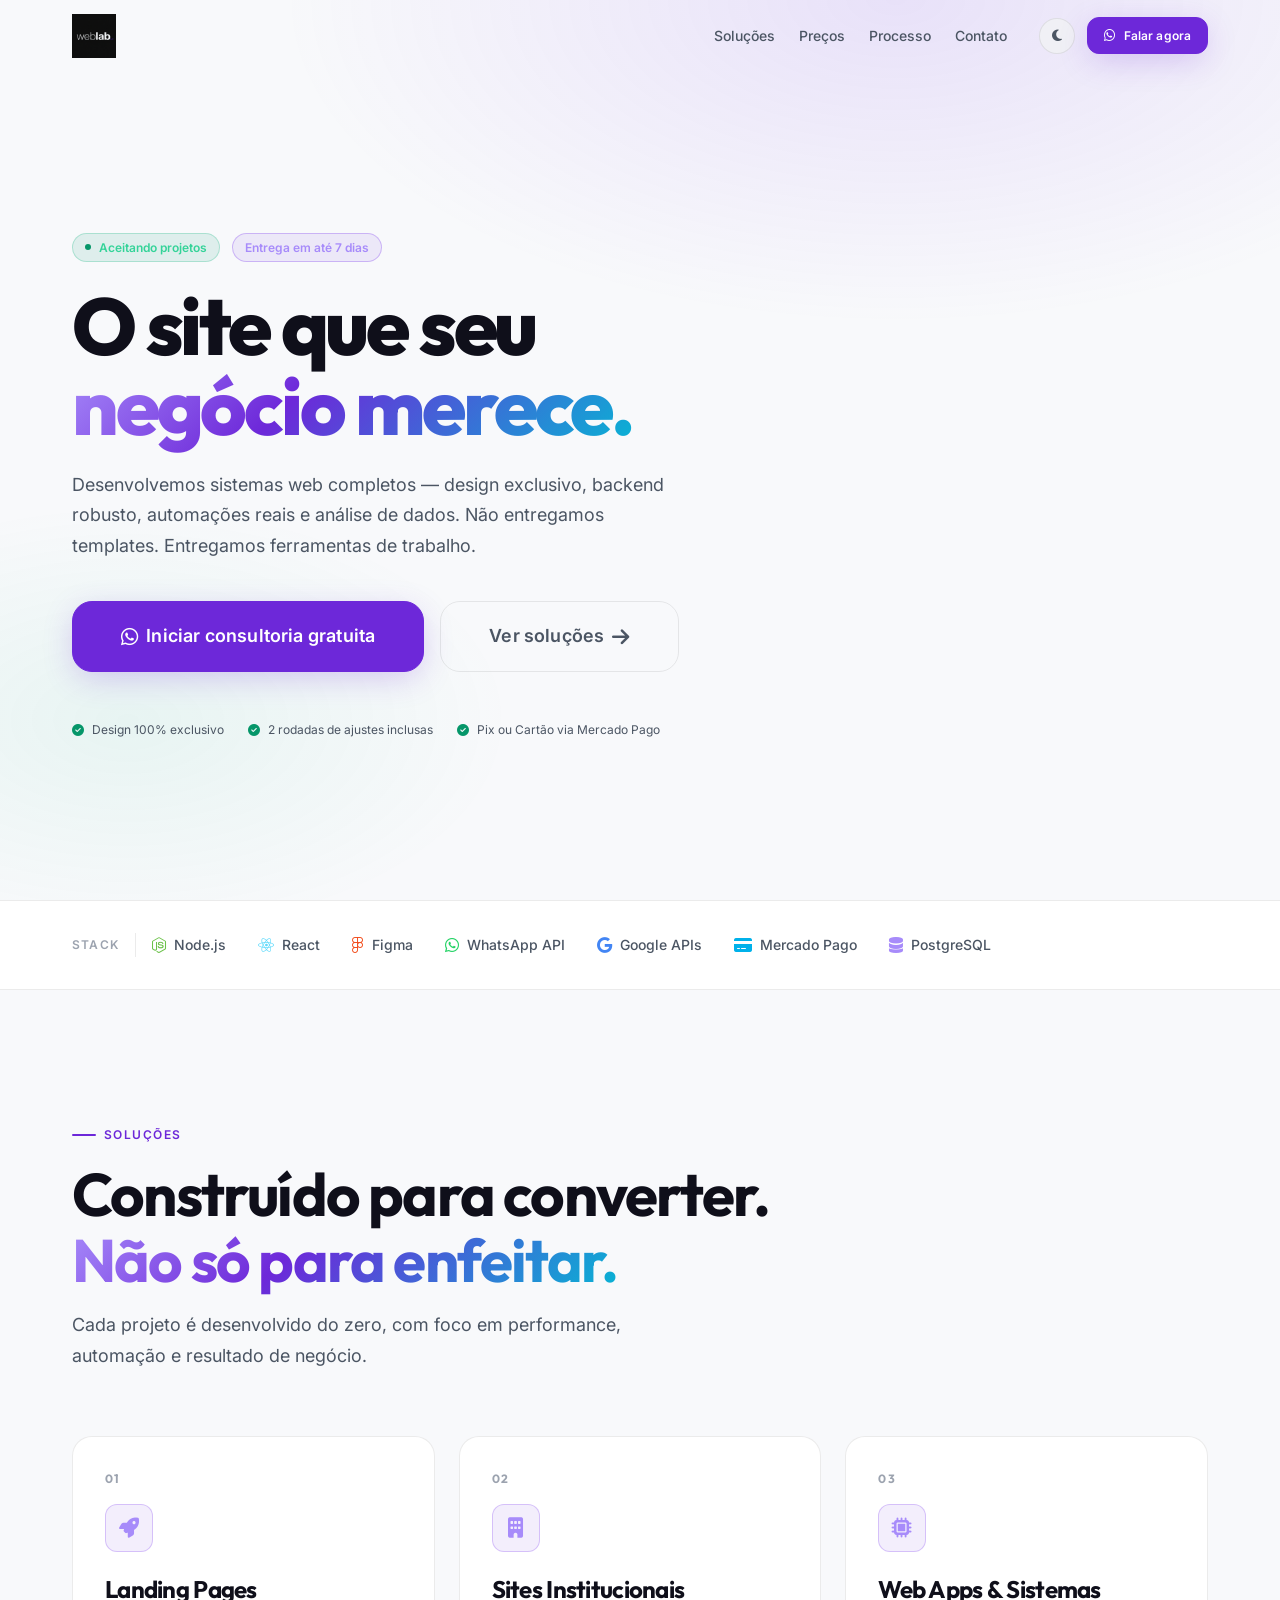
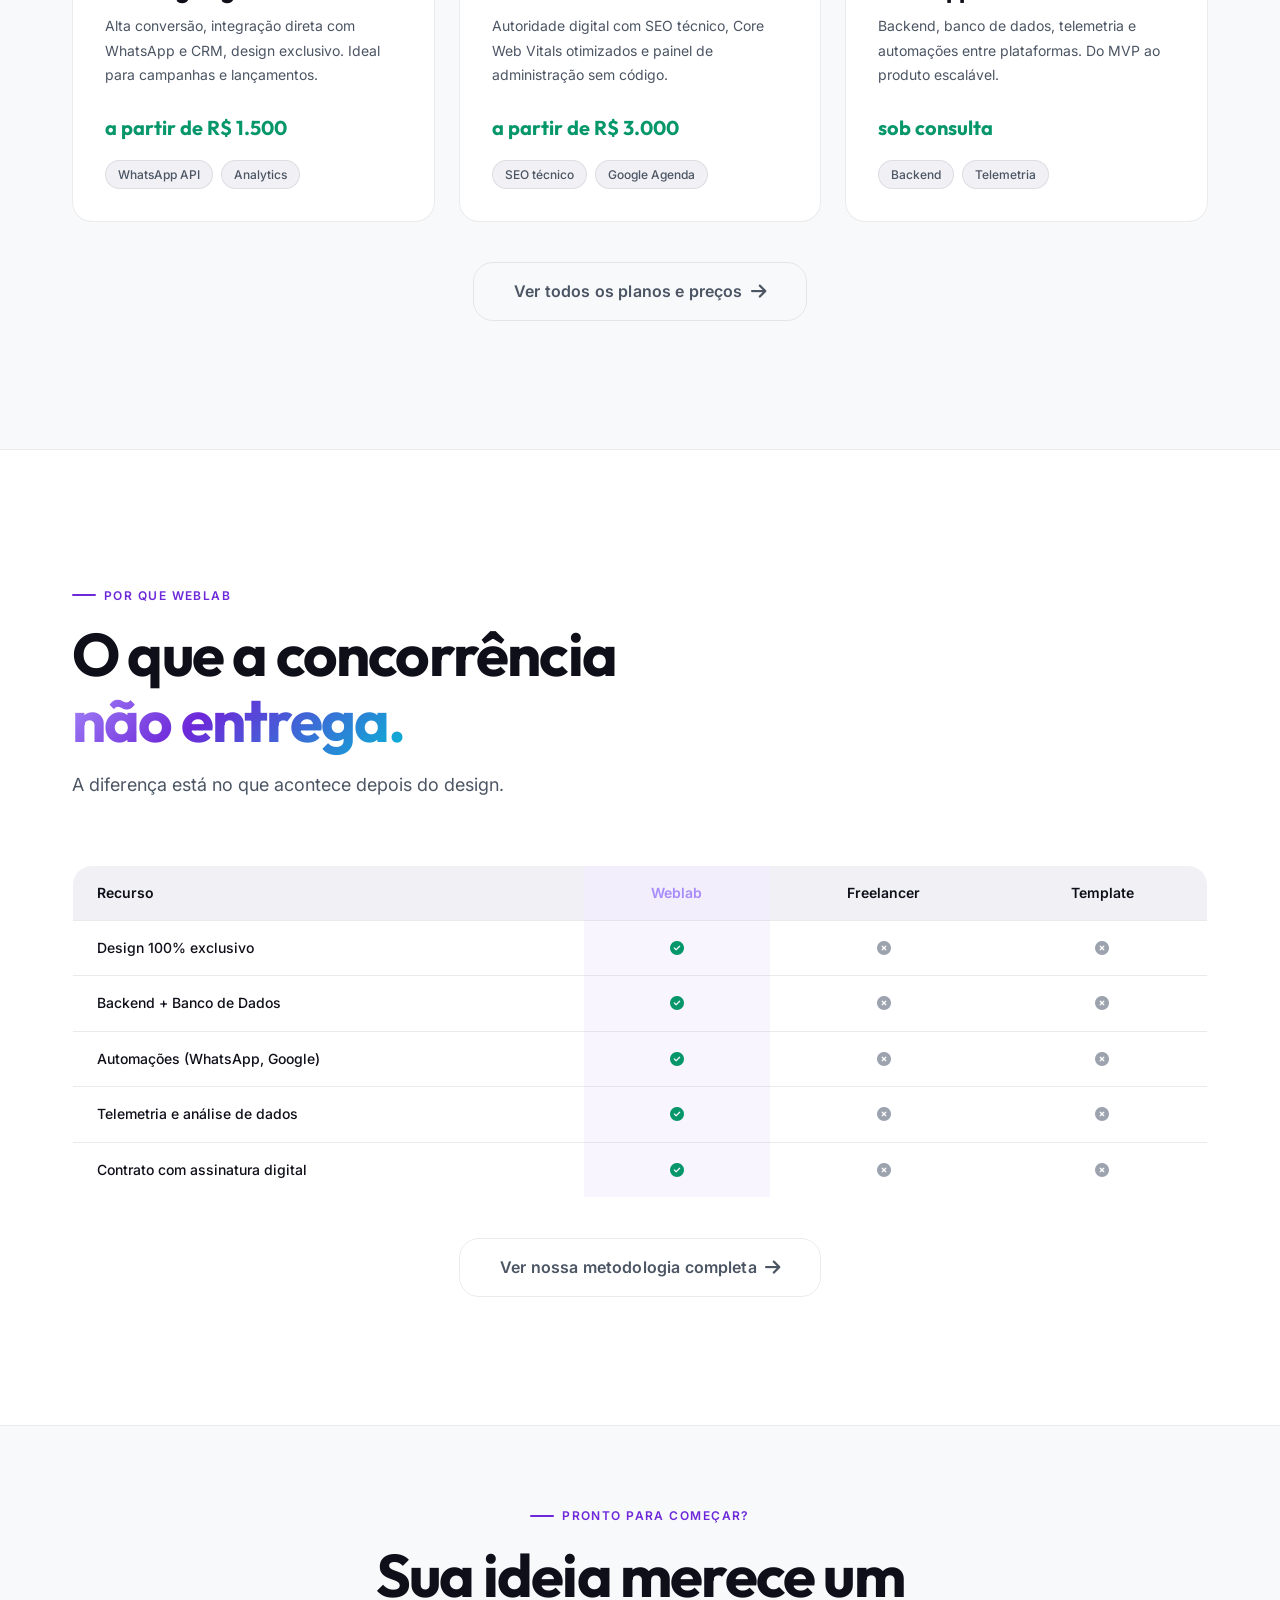
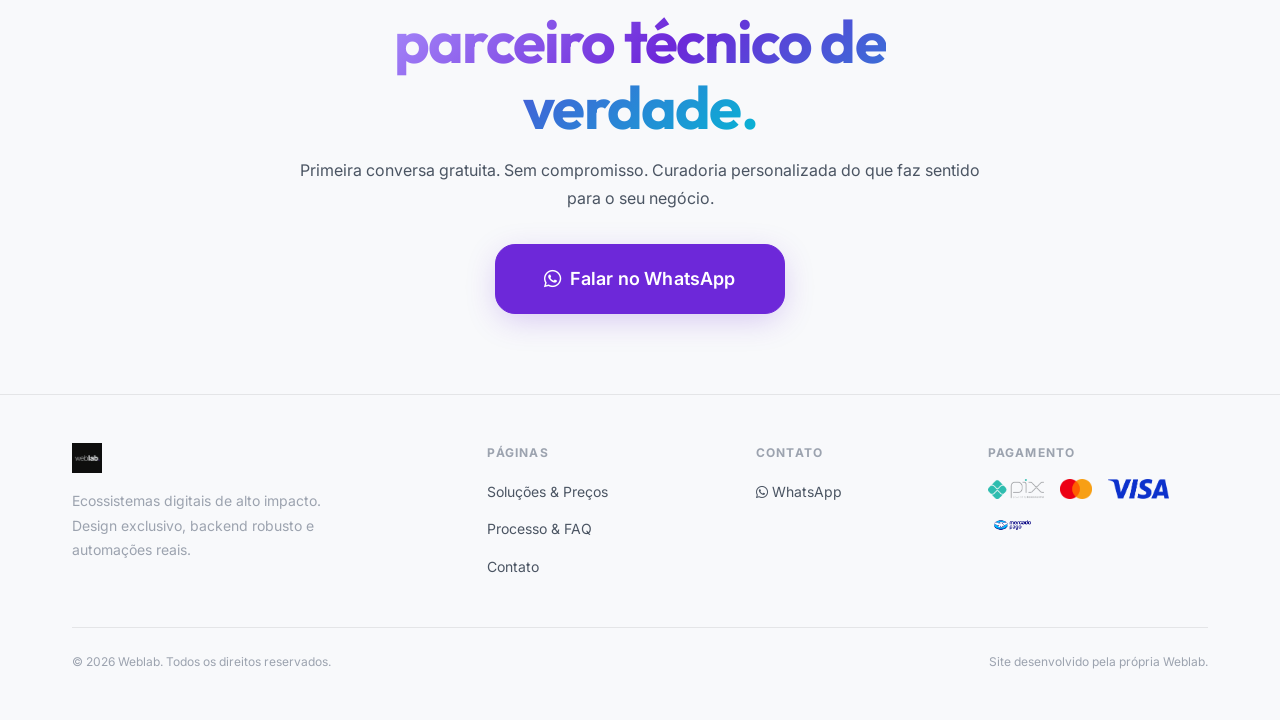
<file: index.html>
<!DOCTYPE html>
<html lang="pt-BR">
<head>
  <meta charset="UTF-8">
  <meta name="viewport" content="width=device-width, initial-scale=1.0">
  <title>Weblab — Ecossistemas Digitais de Alto Impacto</title>
  <meta name="description" content="Desenvolvemos sites, web apps e automações completas com backend, banco de dados e telemetria. Design exclusivo, entrega em 7 dias.">
  <link rel="preconnect" href="https://fonts.googleapis.com">
  <link rel="preconnect" href="https://fonts.gstatic.com" crossorigin>
  <link href="https://fonts.googleapis.com/css2?family=Inter:wght@300;400;500;600&family=Outfit:wght@700;800&display=swap" rel="stylesheet">
  <link rel="stylesheet" href="https://cdnjs.cloudflare.com/ajax/libs/font-awesome/6.5.0/css/all.min.css">
  <link rel="stylesheet" href="css/tokens.css">
  <link rel="stylesheet" href="css/base.css">
  <link rel="stylesheet" href="css/components.css">
  <link rel="stylesheet" href="css/sections.css">
</head>
<body>

  <header id="header">
    <div class="container header__inner">
      <a href="index.html" class="header__logo" aria-label="Weblab">
        <img src="public/logo.png" alt="Weblab">
      </a>
      <nav class="header__nav" aria-label="Navegação principal">
        <ul class="nav__links">
          <li><a href="servicos.html" class="nav__link">Soluções</a></li>
          <li><a href="servicos.html#pricing" class="nav__link">Preços</a></li>
          <li><a href="processo.html" class="nav__link">Processo</a></li>
          <li><a href="contato.html" class="nav__link">Contato</a></li>
        </ul>
        <div class="header__cta">
          <button id="theme-toggle" aria-label="Ativar modo claro" title="Alternar tema">
            <i class="fa-solid fa-sun"></i>
          </button>
          <button id="nav-toggle" class="nav-toggle" aria-label="Menu" aria-expanded="false">
            <i class="fa-solid fa-bars"></i>
          </button>
          <a href="https://wa.me/5511951193560" target="_blank" rel="noopener" class="btn btn--primary btn--sm">
            <i class="fa-brands fa-whatsapp"></i> Falar agora
          </a>
        </div>
      </nav>
    </div>
  </header>

  <!-- MOBILE NAV OVERLAY -->
  <div id="mobile-nav">
    <a href="index.html" class="nav__link">Início</a>
    <a href="servicos.html" class="nav__link">Soluções</a>
    <a href="servicos.html#pricing" class="nav__link">Preços</a>
    <a href="processo.html" class="nav__link">Processo</a>
    <a href="contato.html" class="nav__link">Contato</a>
    <a href="https://wa.me/5511951193560" target="_blank" rel="noopener" class="btn btn--primary" style="margin-top: var(--space-4); justify-content: center;">
      <i class="fa-brands fa-whatsapp"></i> Falar no WhatsApp
    </a>
  </div>

  <main>

    <!-- HERO -->
    <section id="hero">
      <div class="hero__grid-bg" aria-hidden="true"></div>
      <div class="container">
        <div class="hero__inner">
          <div class="hero__eyebrow reveal">
            <span class="badge badge--live badge--green">Aceitando projetos</span>
            <span class="badge badge--primary">Entrega em até 7 dias</span>
          </div>
          <h1 class="hero__title reveal reveal-delay-1">
            O site que seu<br>
            <span class="gradient-text">negócio merece.</span>
          </h1>
          <p class="hero__subtitle reveal reveal-delay-2">
            Desenvolvemos sistemas web completos — design exclusivo, backend robusto, automações reais e análise de dados. Não entregamos templates. Entregamos ferramentas de trabalho.
          </p>
          <div class="hero__actions reveal reveal-delay-3">
            <a href="https://wa.me/5511951193560" target="_blank" rel="noopener" class="btn btn--primary btn--xl">
              <i class="fa-brands fa-whatsapp"></i>
              Iniciar consultoria gratuita
            </a>
            <a href="servicos.html" class="btn btn--ghost btn--xl">Ver soluções <i class="fa-solid fa-arrow-right"></i></a>
          </div>
          <div class="hero__proof reveal reveal-delay-4">
            <span class="hero__proof-item"><i class="fa-solid fa-check-circle"></i> Design 100% exclusivo</span>
            <span class="hero__proof-item"><i class="fa-solid fa-check-circle"></i> 2 rodadas de ajustes inclusas</span>
            <span class="hero__proof-item"><i class="fa-solid fa-check-circle"></i> Pix ou Cartão via Mercado Pago</span>
          </div>
        </div>
      </div>
    </section>

    <!-- TECH BAR -->
    <div id="tech-bar">
      <div class="container tech-bar__inner">
        <span class="tech-bar__label">Stack</span>
        <div class="tech-bar__separator" aria-hidden="true"></div>
        <div class="tech-bar__items">
          <span class="tech-bar__item"><i class="fa-brands fa-node-js" style="color:#6cc24a"></i> Node.js</span>
          <span class="tech-bar__item"><i class="fa-brands fa-react" style="color:#61dafb"></i> React</span>
          <span class="tech-bar__item"><i class="fa-brands fa-figma" style="color:#f24e1e"></i> Figma</span>
          <span class="tech-bar__item"><i class="fa-brands fa-whatsapp" style="color:#25D366"></i> WhatsApp API</span>
          <span class="tech-bar__item"><i class="fa-brands fa-google" style="color:#4285F4"></i> Google APIs</span>
          <span class="tech-bar__item"><i class="fa-solid fa-credit-card" style="color:#00b1ea"></i> Mercado Pago</span>
          <span class="tech-bar__item"><i class="fa-solid fa-database" style="color:#a78bfa"></i> PostgreSQL</span>
        </div>
      </div>
    </div>

    <!-- SERVICES PREVIEW -->
    <section id="services" class="section">
      <div class="container">
        <div class="section-header reveal">
          <span class="section-label">Soluções</span>
          <h2>Construído para converter.<br><span class="gradient-text">Não só para enfeitar.</span></h2>
          <p>Cada projeto é desenvolvido do zero, com foco em performance, automação e resultado de negócio.</p>
        </div>
        <div class="services__grid" data-stagger>
          <div class="card">
            <div class="card__number">01</div>
            <div class="card__icon"><i class="fa-solid fa-rocket"></i></div>
            <h3>Landing Pages</h3>
            <p>Alta conversão, integração direta com WhatsApp e CRM, design exclusivo. Ideal para campanhas e lançamentos.</p>
            <div class="card__price">a partir de R$ 1.500</div>
            <div class="card__tags">
              <span class="tag">WhatsApp API</span><span class="tag">Analytics</span>
            </div>
          </div>
          <div class="card">
            <div class="card__number">02</div>
            <div class="card__icon"><i class="fa-solid fa-building"></i></div>
            <h3>Sites Institucionais</h3>
            <p>Autoridade digital com SEO técnico, Core Web Vitals otimizados e painel de administração sem código.</p>
            <div class="card__price">a partir de R$ 3.000</div>
            <div class="card__tags">
              <span class="tag">SEO técnico</span><span class="tag">Google Agenda</span>
            </div>
          </div>
          <div class="card">
            <div class="card__number">03</div>
            <div class="card__icon"><i class="fa-solid fa-microchip"></i></div>
            <h3>Web Apps & Sistemas</h3>
            <p>Backend, banco de dados, telemetria e automações entre plataformas. Do MVP ao produto escalável.</p>
            <div class="card__price">sob consulta</div>
            <div class="card__tags">
              <span class="tag">Backend</span><span class="tag">Telemetria</span>
            </div>
          </div>
        </div>
        <div style="text-align:center; margin-top: var(--space-10);">
          <a href="servicos.html" class="btn btn--ghost btn--lg">Ver todos os planos e preços <i class="fa-solid fa-arrow-right"></i></a>
        </div>
      </div>
    </section>

    <!-- WHY WEBLAB (compact on home) -->
    <section id="why" class="section">
      <div class="container">
        <div class="section-header reveal">
          <span class="section-label">Por que Weblab</span>
          <h2>O que a concorrência<br><span class="gradient-text">não entrega.</span></h2>
          <p>A diferença está no que acontece depois do design.</p>
        </div>
        <div class="reveal">
          <table class="compare-table">
            <thead>
              <tr>
                <th>Recurso</th>
                <th class="highlighted">Weblab</th>
                <th>Freelancer</th>
                <th>Template</th>
              </tr>
            </thead>
            <tbody>
              <tr><td>Design 100% exclusivo</td><td class="highlighted"><i class="fa-solid fa-circle-check icon-yes"></i></td><td><i class="fa-solid fa-circle-xmark icon-no"></i></td><td><i class="fa-solid fa-circle-xmark icon-no"></i></td></tr>
              <tr><td>Backend + Banco de Dados</td><td class="highlighted"><i class="fa-solid fa-circle-check icon-yes"></i></td><td><i class="fa-solid fa-circle-xmark icon-no"></i></td><td><i class="fa-solid fa-circle-xmark icon-no"></i></td></tr>
              <tr><td>Automações (WhatsApp, Google)</td><td class="highlighted"><i class="fa-solid fa-circle-check icon-yes"></i></td><td><i class="fa-solid fa-circle-xmark icon-no"></i></td><td><i class="fa-solid fa-circle-xmark icon-no"></i></td></tr>
              <tr><td>Telemetria e análise de dados</td><td class="highlighted"><i class="fa-solid fa-circle-check icon-yes"></i></td><td><i class="fa-solid fa-circle-xmark icon-no"></i></td><td><i class="fa-solid fa-circle-xmark icon-no"></i></td></tr>
              <tr><td>Contrato com assinatura digital</td><td class="highlighted"><i class="fa-solid fa-circle-check icon-yes"></i></td><td><i class="fa-solid fa-circle-xmark icon-no"></i></td><td><i class="fa-solid fa-circle-xmark icon-no"></i></td></tr>
            </tbody>
          </table>
        </div>
        <div style="text-align:center; margin-top: var(--space-10);">
          <a href="processo.html" class="btn btn--ghost btn--lg">Ver nossa metodologia completa <i class="fa-solid fa-arrow-right"></i></a>
        </div>
      </div>
    </section>

    <!-- HOME CTA -->
    <section id="contact" class="section section--sm">
      <div class="container">
        <div class="contact__inner reveal">
          <span class="section-label">Pronto para começar?</span>
          <h2>Sua ideia merece um<br><span class="gradient-text">parceiro técnico de verdade.</span></h2>
          <p>Primeira conversa gratuita. Sem compromisso. Curadoria personalizada do que faz sentido para o seu negócio.</p>
          <a href="https://wa.me/5511951193560" target="_blank" rel="noopener" class="btn btn--primary btn--xl">
            <i class="fa-brands fa-whatsapp"></i> Falar no WhatsApp
          </a>
        </div>
      </div>
    </section>

  </main>

  <footer id="footer">
    <div class="container">
      <div class="footer__inner">
        <div class="footer__brand">
          <img src="public/logo.png" alt="Weblab" style="height: 30px; margin-bottom: var(--space-4);">
          <p>Ecossistemas digitais de alto impacto. Design exclusivo, backend robusto e automações reais.</p>
        </div>
        <div>
          <div class="footer__col-title">Páginas</div>
          <ul class="footer__links">
            <li><a href="servicos.html" class="footer__link">Soluções & Preços</a></li>
            <li><a href="processo.html" class="footer__link">Processo & FAQ</a></li>
            <li><a href="contato.html" class="footer__link">Contato</a></li>
          </ul>
        </div>
        <div>
          <div class="footer__col-title">Contato</div>
          <ul class="footer__links">
            <li><a href="https://wa.me/5511951193560" target="_blank" rel="noopener" class="footer__link"><i class="fa-brands fa-whatsapp"></i> WhatsApp</a></li>
          </ul>
        </div>
        <div>
          <div class="footer__col-title">Pagamento</div>
          <div class="footer__payment">
            <img src="assets/badges/Logo_-_pix_powered_by_Banco_Central_(Brazil,_2020).png" alt="Pix" title="Pix">
            <img src="assets/badges/Mastercard_2019_logo.svg.png" alt="Mastercard" title="Mastercard">
            <img src="assets/badges/Visa_Inc._logo_(2021–present).svg.png" alt="Visa" title="Visa">
            <img src="assets/badges/Mercado_Pago.svg.png" alt="Mercado Pago" title="Mercado Pago">
          </div>
        </div>
      </div>
      <div class="footer__bottom">
        <span class="footer__copy">&copy; 2026 Weblab. Todos os direitos reservados.</span>
        <span class="footer__copy">Site desenvolvido pela própria Weblab.</span>
      </div>
    </div>
  </footer>

  <script src="js/main.js"></script>
  <script src="js/animations.js"></script>
</body>
</html>
</file>
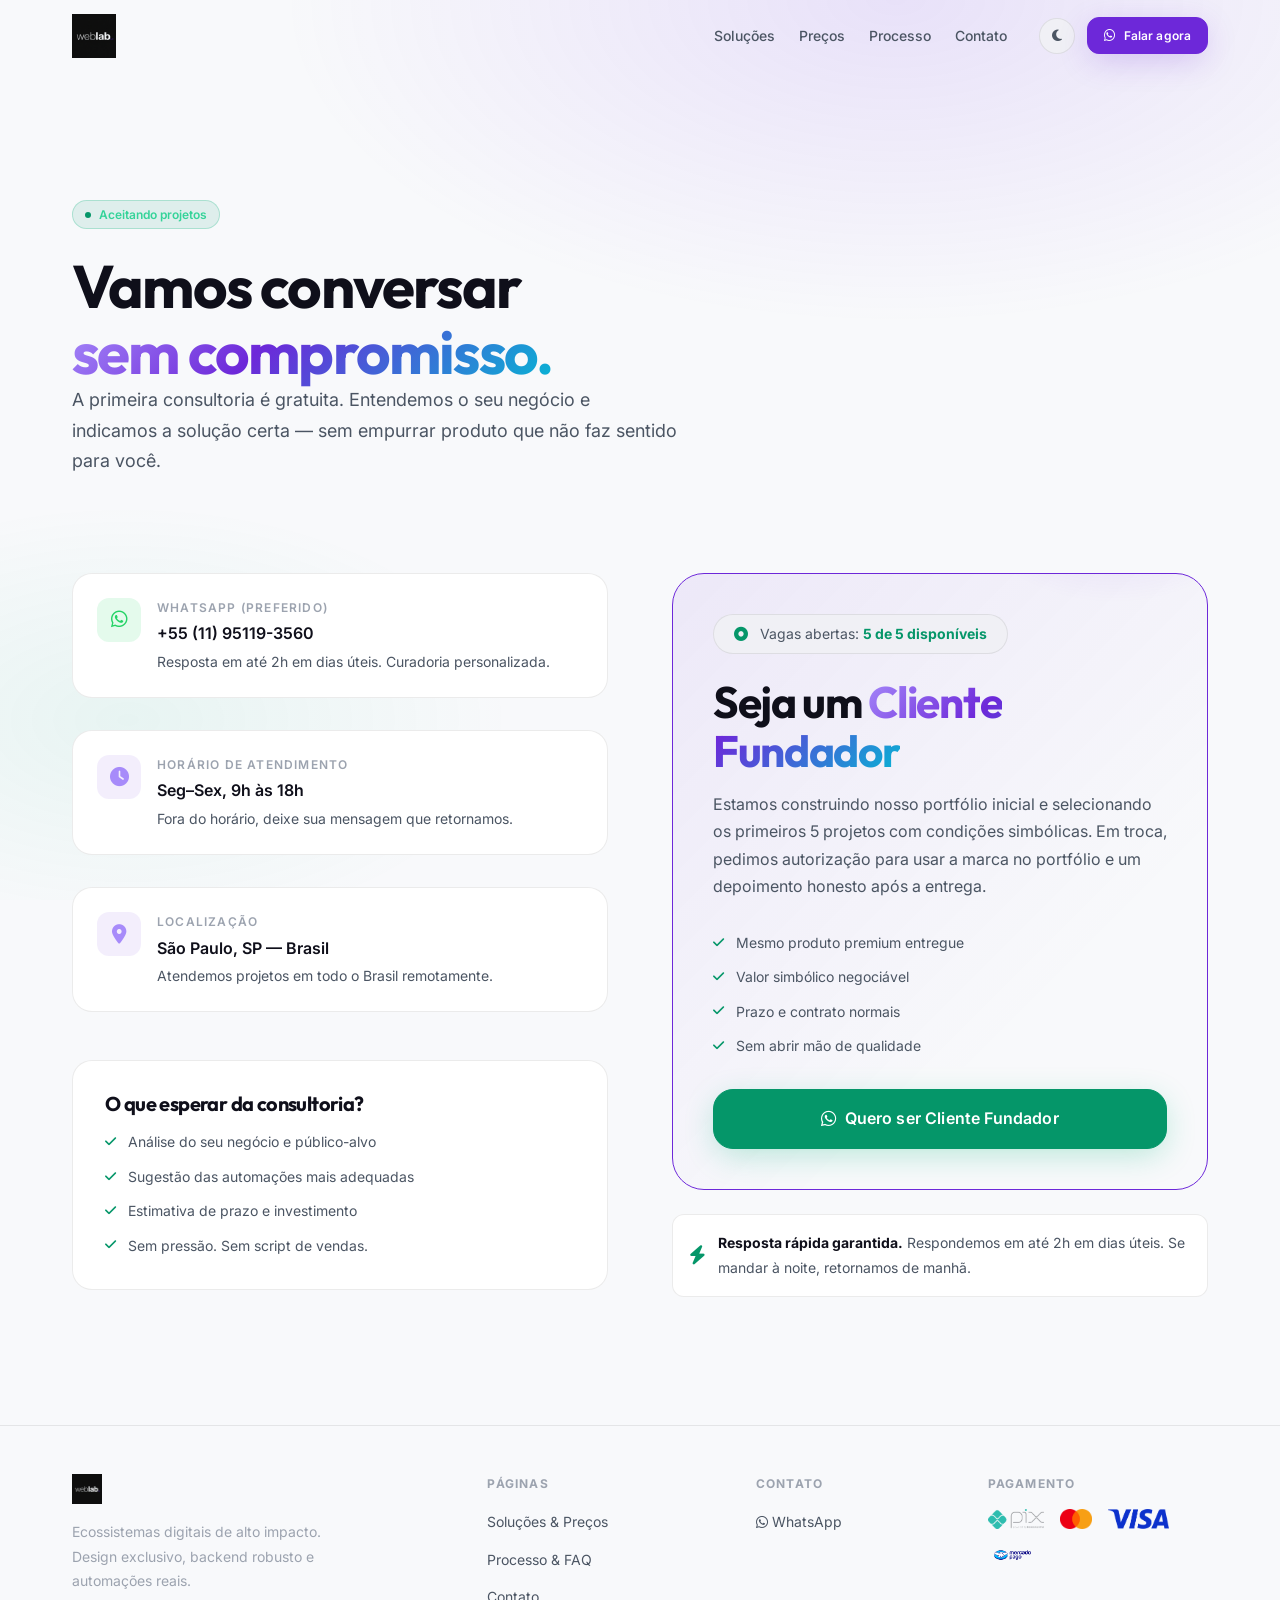
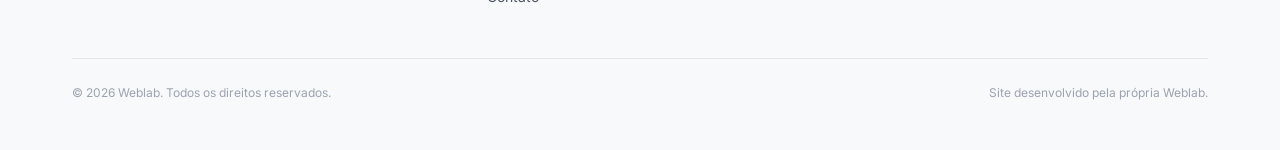
<file: contato.html>
<!DOCTYPE html>
<html lang="pt-BR">
<head>
  <meta charset="UTF-8">
  <meta name="viewport" content="width=device-width, initial-scale=1.0">
  <title>Contato — Weblab</title>
  <meta name="description" content="Entre em contato com a Weblab. Consultoria gratuita para seu projeto de site, web app ou automação digital.">
  <link rel="preconnect" href="https://fonts.googleapis.com">
  <link rel="preconnect" href="https://fonts.gstatic.com" crossorigin>
  <link href="https://fonts.googleapis.com/css2?family=Inter:wght@300;400;500;600&family=Outfit:wght@700;800&display=swap" rel="stylesheet">
  <link rel="stylesheet" href="https://cdnjs.cloudflare.com/ajax/libs/font-awesome/6.5.0/css/all.min.css">
  <link rel="stylesheet" href="css/tokens.css">
  <link rel="stylesheet" href="css/base.css">
  <link rel="stylesheet" href="css/components.css">
  <link rel="stylesheet" href="css/sections.css">
  <style>
    /* Contact page specific */
    .contact-grid {
      display: grid;
      grid-template-columns: 1fr 1fr;
      gap: var(--space-16);
      align-items: start;
    }

    .contact-info { display: flex; flex-direction: column; gap: var(--space-8); }

    .contact-info-item {
      display: flex;
      align-items: flex-start;
      gap: var(--space-4);
      padding: var(--space-6);
      border-radius: var(--radius-lg);
      border: 1px solid var(--color-border);
      background: var(--color-bg-surface);
      transition: border-color var(--duration-base) var(--ease-out),
                  transform var(--duration-base) var(--ease-spring);
      text-decoration: none;
      color: inherit;
    }

    .contact-info-item:hover {
      border-color: var(--color-primary);
      transform: translateX(6px);
    }

    .contact-info-item__icon {
      width: 44px;
      height: 44px;
      border-radius: var(--radius-md);
      background: var(--color-primary-dim);
      display: flex;
      align-items: center;
      justify-content: center;
      color: #a78bfa;
      font-size: 1.2rem;
      flex-shrink: 0;
    }

    .contact-info-item__text { display: flex; flex-direction: column; gap: var(--space-1); }

    .contact-info-item__label {
      font-size: var(--text-xs);
      font-weight: 600;
      text-transform: uppercase;
      letter-spacing: 0.1em;
      color: var(--color-text-low);
    }

    .contact-info-item__value {
      font-size: var(--text-base);
      font-weight: 600;
      color: var(--color-text-high);
    }

    .contact-info-item__desc {
      font-size: var(--text-sm);
      color: var(--color-text-mid);
    }

    .offer-card {
      border: 1px solid var(--color-primary);
      border-radius: var(--radius-xl);
      padding: var(--space-10);
      background: linear-gradient(135deg, var(--color-primary-dim) 0%, transparent 70%);
      position: relative;
      overflow: hidden;
    }

    .offer-card::before {
      content: '';
      position: absolute;
      top: -60%;
      right: -20%;
      width: 400px;
      height: 400px;
      background: radial-gradient(ellipse, var(--color-primary-glow) 0%, transparent 70%);
      pointer-events: none;
    }

    @media (max-width: 768px) {
      .contact-grid { grid-template-columns: 1fr; gap: var(--space-10); }
    }
  </style>
</head>
<body>

  <header id="header">
    <div class="container header__inner">
      <a href="index.html" class="header__logo" aria-label="Weblab — Início">
        <img src="public/logo.png" alt="Weblab">
      </a>
      <nav class="header__nav" aria-label="Navegação principal">
        <ul class="nav__links">
          <li><a href="servicos.html" class="nav__link">Soluções</a></li>
          <li><a href="servicos.html#pricing" class="nav__link">Preços</a></li>
          <li><a href="processo.html" class="nav__link">Processo</a></li>
          <li><a href="contato.html" class="nav__link">Contato</a></li>
        </ul>
        <div class="header__cta">
          <button id="theme-toggle" aria-label="Ativar modo claro" title="Alternar tema">
            <i class="fa-solid fa-sun"></i>
          </button>
          <button id="nav-toggle" class="nav-toggle" aria-label="Menu" aria-expanded="false">
            <i class="fa-solid fa-bars"></i>
          </button>
          <a href="https://wa.me/5511951193560" target="_blank" rel="noopener" class="btn btn--primary btn--sm">
            <i class="fa-brands fa-whatsapp"></i> Falar agora
          </a>
        </div>
      </nav>
    </div>
  </header>

  <!-- MOBILE NAV OVERLAY -->
  <div id="mobile-nav">
    <a href="index.html" class="nav__link">Início</a>
    <a href="servicos.html" class="nav__link">Soluções</a>
    <a href="servicos.html#pricing" class="nav__link">Preços</a>
    <a href="processo.html" class="nav__link">Processo</a>
    <a href="contato.html" class="nav__link">Contato</a>
    <a href="https://wa.me/5511951193560" target="_blank" rel="noopener" class="btn btn--primary" style="margin-top: var(--space-4); justify-content: center;">
      <i class="fa-brands fa-whatsapp"></i> Falar no WhatsApp
    </a>
  </div>

  <main>

    <!-- PAGE HERO -->
    <section class="section" style="padding-top: calc(var(--space-32) + 72px); padding-bottom: var(--space-8);">
      <div class="container">
        <div class="hero__inner" style="max-width: 680px;">
          <div class="hero__eyebrow reveal">
            <span class="badge badge--live badge--green">Aceitando projetos</span>
          </div>
          <h1 class="reveal reveal-delay-1" style="font-size: var(--text-5xl);">
            Vamos conversar<br><span class="gradient-text">sem compromisso.</span>
          </h1>
          <p class="hero__subtitle reveal reveal-delay-2" style="margin-bottom: 0;">
            A primeira consultoria é gratuita. Entendemos o seu negócio e indicamos a solução certa — sem empurrar produto que não faz sentido para você.
          </p>
        </div>
      </div>
    </section>

    <!-- CONTACT GRID -->
    <section class="section" style="padding-top: var(--space-16);">
      <div class="container">
        <div class="contact-grid">

          <!-- Left: Contact Info -->
          <div class="contact-info reveal">
            <a href="https://wa.me/5511951193560" target="_blank" rel="noopener" class="contact-info-item">
              <div class="contact-info-item__icon" style="background: rgba(37, 211, 102, 0.12); color: #25D366;">
                <i class="fa-brands fa-whatsapp"></i>
              </div>
              <div class="contact-info-item__text">
                <span class="contact-info-item__label">WhatsApp (preferido)</span>
                <span class="contact-info-item__value">+55 (11) 95119-3560</span>
                <span class="contact-info-item__desc">Resposta em até 2h em dias úteis. Curadoria personalizada.</span>
              </div>
            </a>

            <div class="contact-info-item" style="cursor: default;">
              <div class="contact-info-item__icon">
                <i class="fa-solid fa-clock"></i>
              </div>
              <div class="contact-info-item__text">
                <span class="contact-info-item__label">Horário de atendimento</span>
                <span class="contact-info-item__value">Seg–Sex, 9h às 18h</span>
                <span class="contact-info-item__desc">Fora do horário, deixe sua mensagem que retornamos.</span>
              </div>
            </div>

            <div class="contact-info-item" style="cursor: default;">
              <div class="contact-info-item__icon">
                <i class="fa-solid fa-location-dot"></i>
              </div>
              <div class="contact-info-item__text">
                <span class="contact-info-item__label">Localização</span>
                <span class="contact-info-item__value">São Paulo, SP — Brasil</span>
                <span class="contact-info-item__desc">Atendemos projetos em todo o Brasil remotamente.</span>
              </div>
            </div>

            <div class="card" style="margin-top: var(--space-4);">
              <h4 style="margin-bottom: var(--space-4);">O que esperar da consultoria?</h4>
              <ul style="display: flex; flex-direction: column; gap: var(--space-3);">
                <li class="pricing-card__feature"><i class="fa-solid fa-check"></i> Análise do seu negócio e público-alvo</li>
                <li class="pricing-card__feature"><i class="fa-solid fa-check"></i> Sugestão das automações mais adequadas</li>
                <li class="pricing-card__feature"><i class="fa-solid fa-check"></i> Estimativa de prazo e investimento</li>
                <li class="pricing-card__feature"><i class="fa-solid fa-check"></i> Sem pressão. Sem script de vendas.</li>
              </ul>
            </div>
          </div>

          <!-- Right: Founder Offer -->
          <div class="reveal reveal-delay-2">
            <div class="offer-card">
              <div class="offer__vagas" style="margin-bottom: var(--space-6);">
                <i class="fa-solid fa-circle-dot" style="color: var(--color-accent);"></i>
                <span>Vagas abertas: <strong>5 de 5 disponíveis</strong></span>
              </div>
              <h2 style="font-size: var(--text-4xl); margin-bottom: var(--space-4); position: relative;">
                Seja um <span class="gradient-text">Cliente Fundador</span>
              </h2>
              <p style="color: var(--color-text-mid); margin-bottom: var(--space-8); font-size: var(--text-base); line-height: 1.7; position: relative;">
                Estamos construindo nosso portfólio inicial e selecionando os primeiros 5 projetos com condições simbólicas. Em troca, pedimos autorização para usar a marca no portfólio e um depoimento honesto após a entrega.
              </p>
              <ul style="display: flex; flex-direction: column; gap: var(--space-3); margin-bottom: var(--space-8); position: relative;">
                <li class="pricing-card__feature"><i class="fa-solid fa-check"></i> Mesmo produto premium entregue</li>
                <li class="pricing-card__feature"><i class="fa-solid fa-check"></i> Valor simbólico negociável</li>
                <li class="pricing-card__feature"><i class="fa-solid fa-check"></i> Prazo e contrato normais</li>
                <li class="pricing-card__feature"><i class="fa-solid fa-check"></i> Sem abrir mão de qualidade</li>
              </ul>
              <a href="https://wa.me/5511951193560?text=Olá!%20Tenho%20interesse%20em%20ser%20um%20Cliente%20Fundador%20da%20Weblab." target="_blank" rel="noopener" class="btn btn--accent btn--lg" style="width: 100%; justify-content: center; position: relative;">
                <i class="fa-brands fa-whatsapp"></i>
                Quero ser Cliente Fundador
              </a>
            </div>

            <!-- Quick response promise -->
            <div style="display: flex; align-items: center; gap: var(--space-3); margin-top: var(--space-6); padding: var(--space-4); border-radius: var(--radius-md); background: var(--color-bg-surface); border: 1px solid var(--color-border);">
              <i class="fa-solid fa-bolt" style="color: var(--color-accent); font-size: 1.2rem; flex-shrink: 0;"></i>
              <p style="font-size: var(--text-sm); color: var(--color-text-mid); margin: 0;">
                <strong style="color: var(--color-text-high);">Resposta rápida garantida.</strong> Respondemos em até 2h em dias úteis. Se mandar à noite, retornamos de manhã.
              </p>
            </div>
          </div>
        </div>
      </div>
    </section>

  </main>

  <footer id="footer">
    <div class="container">
      <div class="footer__inner">
        <div class="footer__brand">
          <img src="public/logo.png" alt="Weblab" style="height: 30px; margin-bottom: var(--space-4);">
          <p>Ecossistemas digitais de alto impacto. Design exclusivo, backend robusto e automações reais.</p>
        </div>
        <div>
          <div class="footer__col-title">Páginas</div>
          <ul class="footer__links">
            <li><a href="servicos.html" class="footer__link">Soluções & Preços</a></li>
            <li><a href="processo.html" class="footer__link">Processo & FAQ</a></li>
            <li><a href="contato.html" class="footer__link">Contato</a></li>
          </ul>
        </div>
        <div>
          <div class="footer__col-title">Contato</div>
          <ul class="footer__links">
            <li><a href="https://wa.me/5511951193560" target="_blank" rel="noopener" class="footer__link"><i class="fa-brands fa-whatsapp"></i> WhatsApp</a></li>
          </ul>
        </div>
        <div>
          <div class="footer__col-title">Pagamento</div>
          <div class="footer__payment">
            <img src="assets/badges/Logo_-_pix_powered_by_Banco_Central_(Brazil,_2020).png" alt="Pix" title="Pix">
            <img src="assets/badges/Mastercard_2019_logo.svg.png" alt="Mastercard" title="Mastercard">
            <img src="assets/badges/Visa_Inc._logo_(2021–present).svg.png" alt="Visa" title="Visa">
            <img src="assets/badges/Mercado_Pago.svg.png" alt="Mercado Pago" title="Mercado Pago">
          </div>
        </div>
      </div>
      <div class="footer__bottom">
        <span class="footer__copy">&copy; 2026 Weblab. Todos os direitos reservados.</span>
        <span class="footer__copy">Site desenvolvido pela própria Weblab.</span>
      </div>
    </div>
  </footer>

  <script src="js/main.js"></script>
  <script src="js/animations.js"></script>
</body>
</html>
</file>
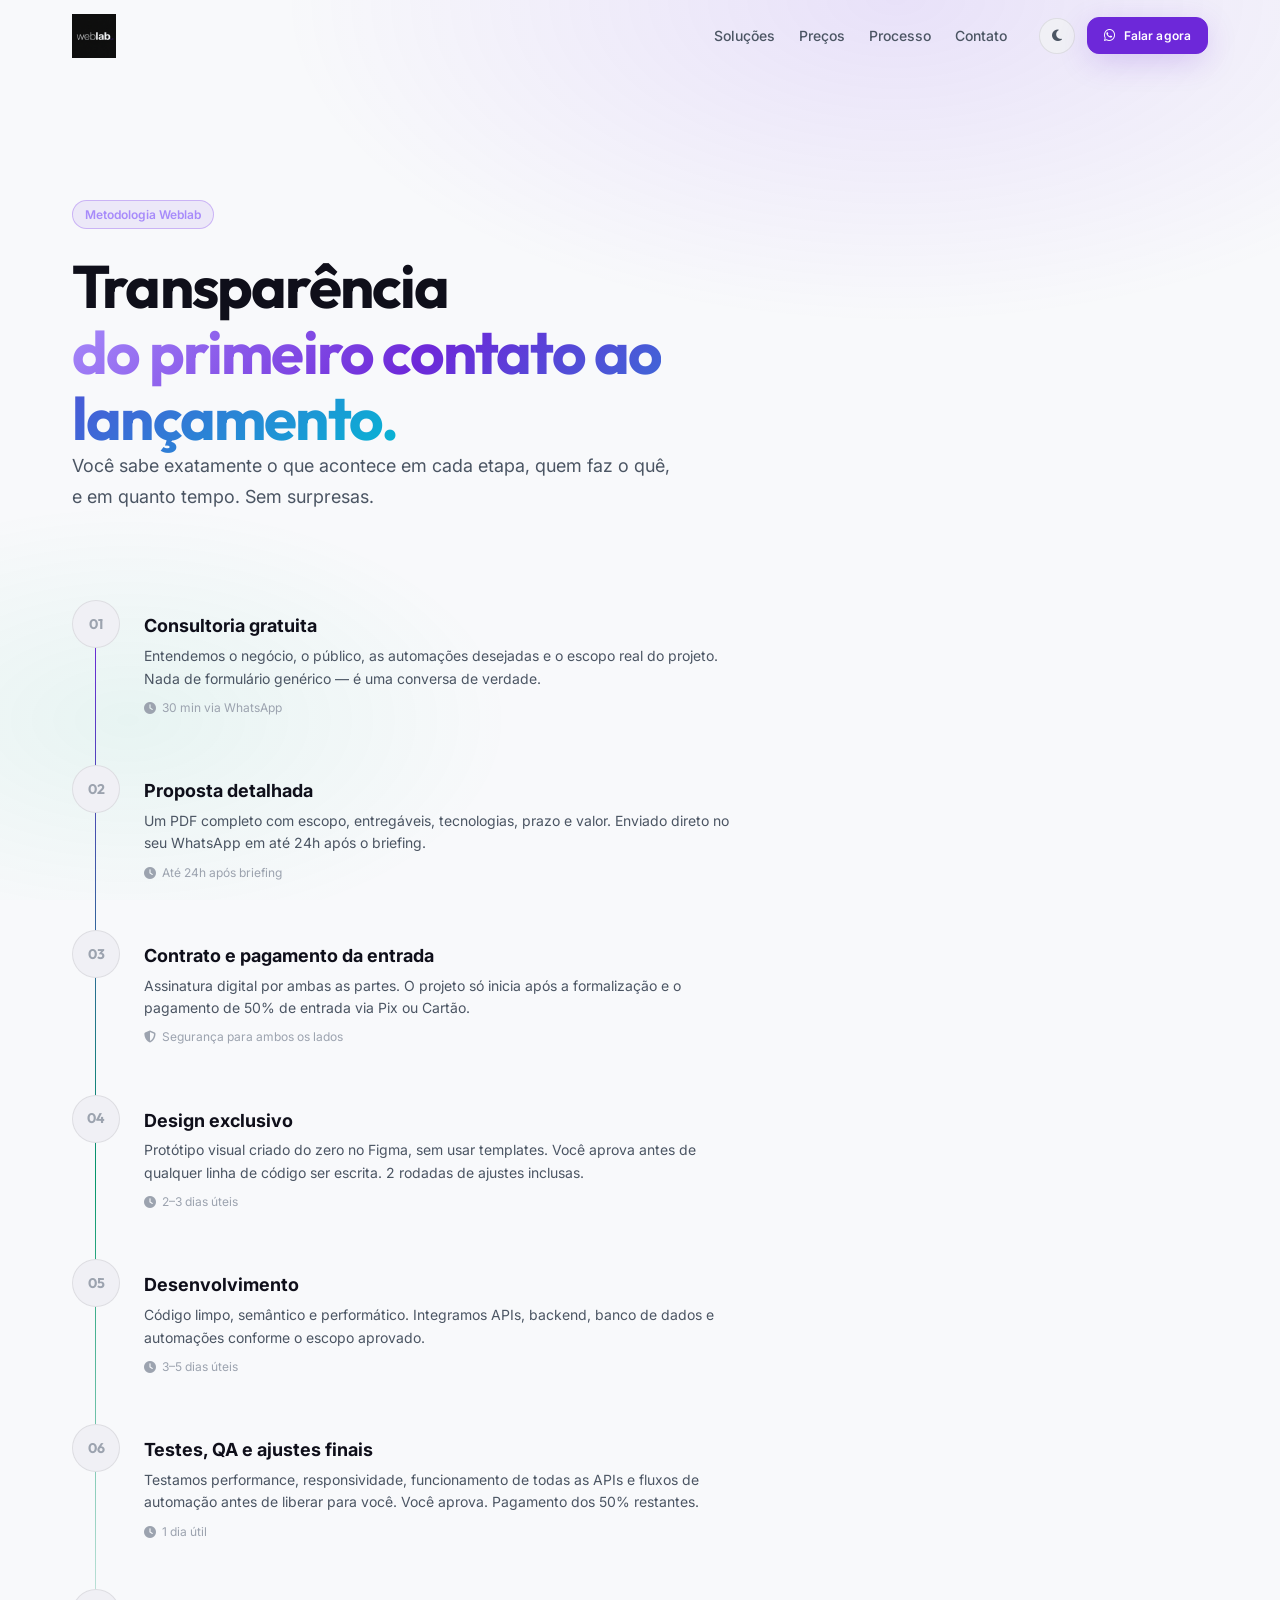
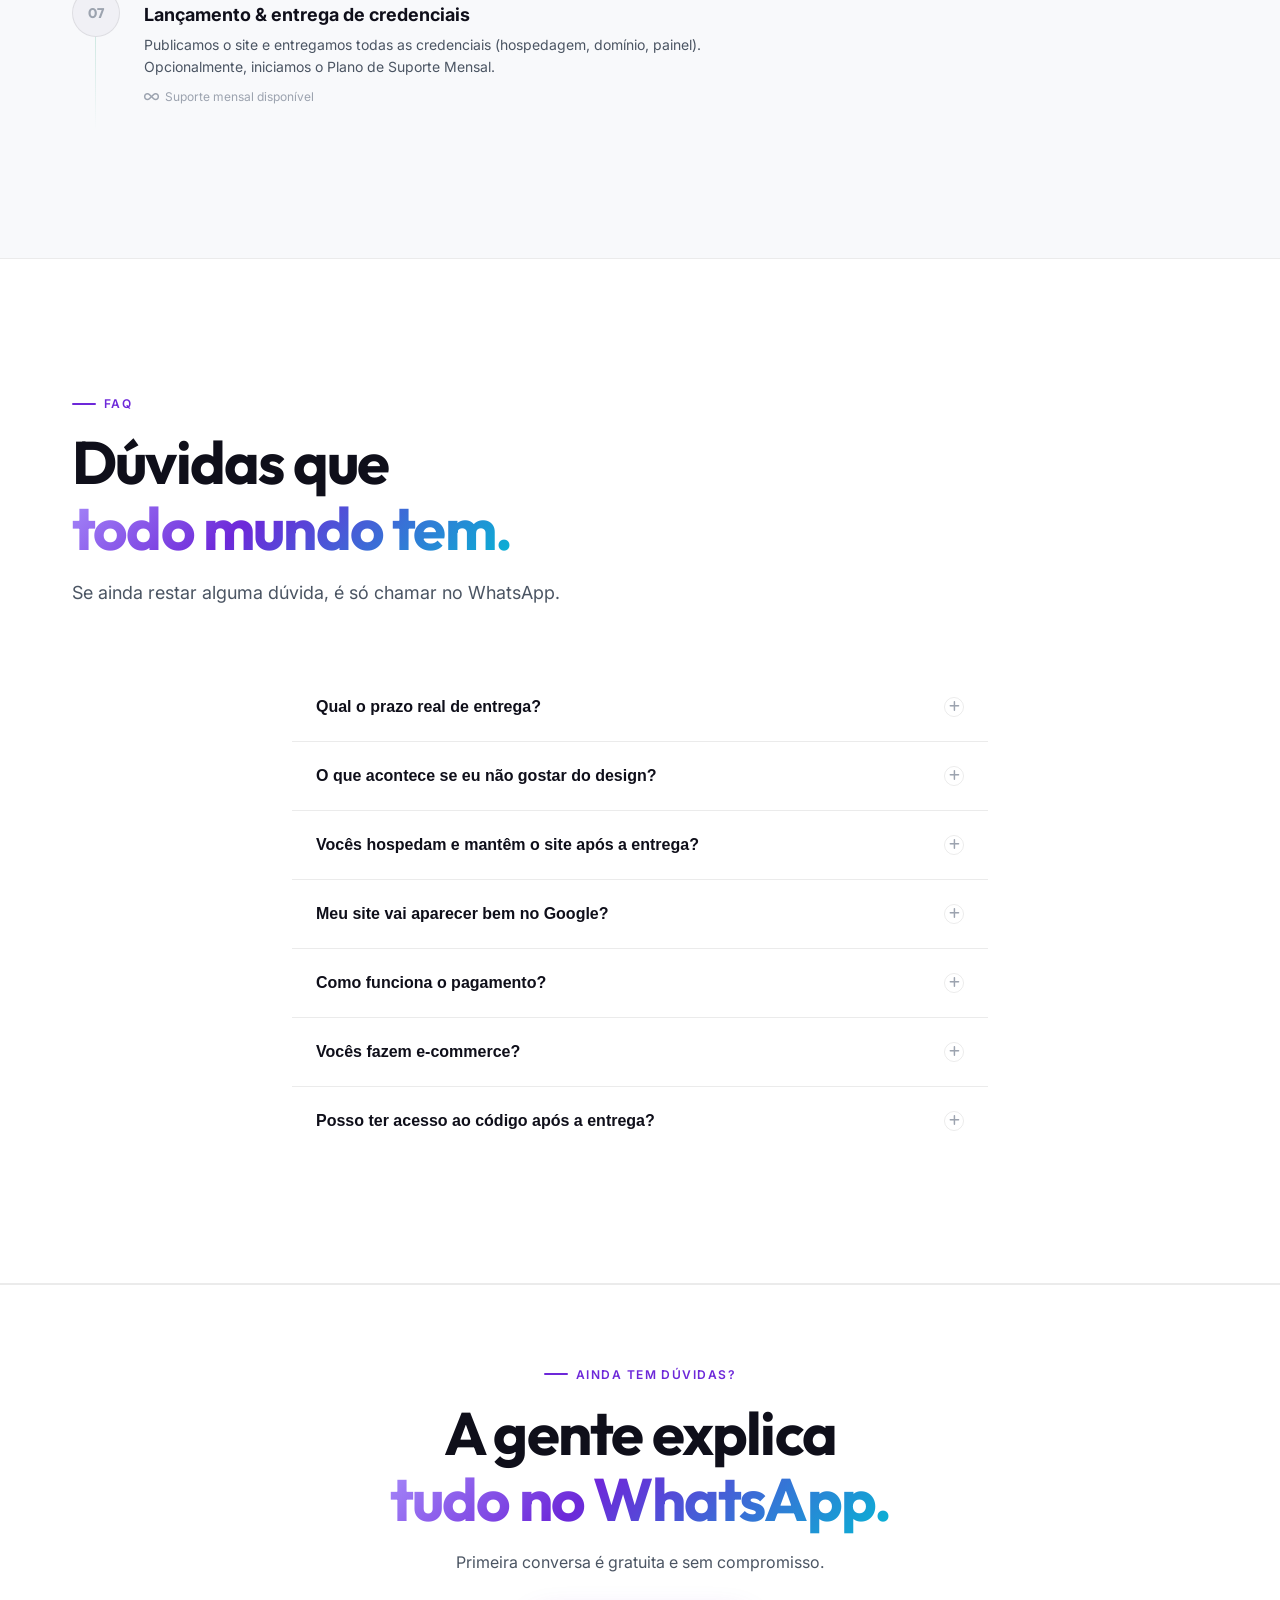
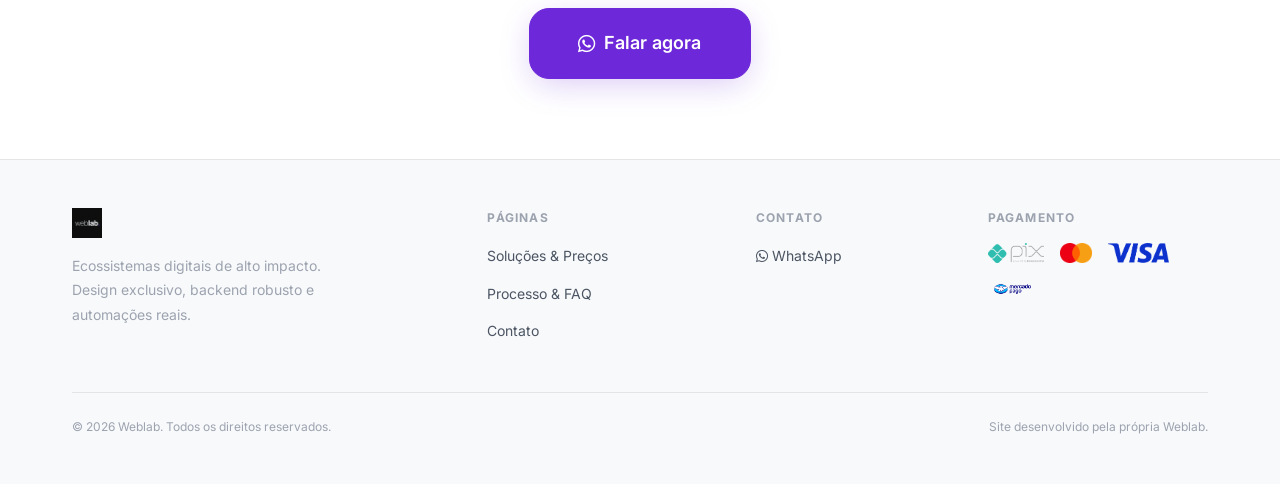
<file: processo.html>
<!DOCTYPE html>
<html lang="pt-BR">
<head>
  <meta charset="UTF-8">
  <meta name="viewport" content="width=device-width, initial-scale=1.0">
  <title>Processo & FAQ — Weblab</title>
  <meta name="description" content="Entenda como a Weblab trabalha: metodologia em 7 etapas, prazos reais, contrato digital e respostas às principais dúvidas.">
  <link rel="preconnect" href="https://fonts.googleapis.com">
  <link rel="preconnect" href="https://fonts.gstatic.com" crossorigin>
  <link href="https://fonts.googleapis.com/css2?family=Inter:wght@300;400;500;600&family=Outfit:wght@700;800&display=swap" rel="stylesheet">
  <link rel="stylesheet" href="https://cdnjs.cloudflare.com/ajax/libs/font-awesome/6.5.0/css/all.min.css">
  <link rel="stylesheet" href="css/tokens.css">
  <link rel="stylesheet" href="css/base.css">
  <link rel="stylesheet" href="css/components.css">
  <link rel="stylesheet" href="css/sections.css">
</head>
<body>

  <header id="header">
    <div class="container header__inner">
      <a href="index.html" class="header__logo" aria-label="Weblab — Início">
        <img src="public/logo.png" alt="Weblab">
      </a>
      <nav class="header__nav" aria-label="Navegação principal">
        <ul class="nav__links">
          <li><a href="servicos.html" class="nav__link">Soluções</a></li>
          <li><a href="servicos.html#pricing" class="nav__link">Preços</a></li>
          <li><a href="processo.html" class="nav__link">Processo</a></li>
          <li><a href="contato.html" class="nav__link">Contato</a></li>
        </ul>
        <div class="header__cta">
          <button id="theme-toggle" aria-label="Ativar modo claro" title="Alternar tema">
            <i class="fa-solid fa-sun"></i>
          </button>
          <button id="nav-toggle" class="nav-toggle" aria-label="Menu" aria-expanded="false">
            <i class="fa-solid fa-bars"></i>
          </button>
          <a href="https://wa.me/5511951193560" target="_blank" rel="noopener" class="btn btn--primary btn--sm">
            <i class="fa-brands fa-whatsapp"></i> Falar agora
          </a>
        </div>
      </nav>
    </div>
  </header>

  <!-- MOBILE NAV OVERLAY -->
  <div id="mobile-nav">
    <a href="index.html" class="nav__link">Início</a>
    <a href="servicos.html" class="nav__link">Soluções</a>
    <a href="servicos.html#pricing" class="nav__link">Preços</a>
    <a href="processo.html" class="nav__link">Processo</a>
    <a href="contato.html" class="nav__link">Contato</a>
    <a href="https://wa.me/5511951193560" target="_blank" rel="noopener" class="btn btn--primary" style="margin-top: var(--space-4); justify-content: center;">
      <i class="fa-brands fa-whatsapp"></i> Falar no WhatsApp
    </a>
  </div>

  <main>

    <!-- PAGE HERO -->
    <section class="section" style="padding-top: calc(var(--space-32) + 72px); padding-bottom: var(--space-16);">
      <div class="container">
        <div class="hero__inner" style="max-width: 680px;">
          <div class="hero__eyebrow reveal">
            <span class="badge badge--primary">Metodologia Weblab</span>
          </div>
          <h1 class="reveal reveal-delay-1" style="font-size: var(--text-5xl);">
            Transparência<br><span class="gradient-text">do primeiro contato ao lançamento.</span>
          </h1>
          <p class="hero__subtitle reveal reveal-delay-2" style="margin-bottom: 0;">
            Você sabe exatamente o que acontece em cada etapa, quem faz o quê, e em quanto tempo. Sem surpresas.
          </p>
        </div>
      </div>
    </section>

    <!-- PROCESS TIMELINE -->
    <section id="process" class="section" style="padding-top: 0;">
      <div class="container">
        <div style="max-width: 680px;">
          <div class="process__timeline">
            <div class="process__line" aria-hidden="true"></div>

            <div class="process__step reveal">
              <div class="process__step-num">01</div>
              <div class="process__step-content">
                <div class="process__step-title">Consultoria gratuita</div>
                <div class="process__step-desc">Entendemos o negócio, o público, as automações desejadas e o escopo real do projeto. Nada de formulário genérico — é uma conversa de verdade.</div>
                <div class="process__step-time"><i class="fa-solid fa-clock"></i> &nbsp;30 min via WhatsApp</div>
              </div>
            </div>

            <div class="process__step reveal">
              <div class="process__step-num">02</div>
              <div class="process__step-content">
                <div class="process__step-title">Proposta detalhada</div>
                <div class="process__step-desc">Um PDF completo com escopo, entregáveis, tecnologias, prazo e valor. Enviado direto no seu WhatsApp em até 24h após o briefing.</div>
                <div class="process__step-time"><i class="fa-solid fa-clock"></i> &nbsp;Até 24h após briefing</div>
              </div>
            </div>

            <div class="process__step reveal">
              <div class="process__step-num">03</div>
              <div class="process__step-content">
                <div class="process__step-title">Contrato e pagamento da entrada</div>
                <div class="process__step-desc">Assinatura digital por ambas as partes. O projeto só inicia após a formalização e o pagamento de 50% de entrada via Pix ou Cartão.</div>
                <div class="process__step-time"><i class="fa-solid fa-shield-halved"></i> &nbsp;Segurança para ambos os lados</div>
              </div>
            </div>

            <div class="process__step reveal">
              <div class="process__step-num">04</div>
              <div class="process__step-content">
                <div class="process__step-title">Design exclusivo</div>
                <div class="process__step-desc">Protótipo visual criado do zero no Figma, sem usar templates. Você aprova antes de qualquer linha de código ser escrita. 2 rodadas de ajustes inclusas.</div>
                <div class="process__step-time"><i class="fa-solid fa-clock"></i> &nbsp;2–3 dias úteis</div>
              </div>
            </div>

            <div class="process__step reveal">
              <div class="process__step-num">05</div>
              <div class="process__step-content">
                <div class="process__step-title">Desenvolvimento</div>
                <div class="process__step-desc">Código limpo, semântico e performático. Integramos APIs, backend, banco de dados e automações conforme o escopo aprovado.</div>
                <div class="process__step-time"><i class="fa-solid fa-clock"></i> &nbsp;3–5 dias úteis</div>
              </div>
            </div>

            <div class="process__step reveal">
              <div class="process__step-num">06</div>
              <div class="process__step-content">
                <div class="process__step-title">Testes, QA e ajustes finais</div>
                <div class="process__step-desc">Testamos performance, responsividade, funcionamento de todas as APIs e fluxos de automação antes de liberar para você. Você aprova. Pagamento dos 50% restantes.</div>
                <div class="process__step-time"><i class="fa-solid fa-clock"></i> &nbsp;1 dia útil</div>
              </div>
            </div>

            <div class="process__step reveal">
              <div class="process__step-num">07</div>
              <div class="process__step-content">
                <div class="process__step-title">Lançamento & entrega de credenciais</div>
                <div class="process__step-desc">Publicamos o site e entregamos todas as credenciais (hospedagem, domínio, painel). Opcionalmente, iniciamos o Plano de Suporte Mensal.</div>
                <div class="process__step-time"><i class="fa-solid fa-infinity"></i> &nbsp;Suporte mensal disponível</div>
              </div>
            </div>
          </div>
        </div>
      </div>
    </section>

    <!-- FAQ -->
    <section id="faq" class="section">
      <div class="container">
        <div class="section-header reveal">
          <span class="section-label">FAQ</span>
          <h2>Dúvidas que<br><span class="gradient-text">todo mundo tem.</span></h2>
          <p>Se ainda restar alguma dúvida, é só chamar no WhatsApp.</p>
        </div>
        <div class="container--narrow">
          <div class="accordion reveal">
            <div class="accordion-item">
              <button class="accordion-trigger" aria-expanded="false">
                Qual o prazo real de entrega?
                <span class="icon"><i class="fa-solid fa-plus"></i></span>
              </button>
              <div class="accordion-body">
                <p>Nossa média é de 7 dias corridos para Landing Pages e Sites Institucionais simples. Web Apps têm prazo definido no briefing conforme a complexidade técnica. Projetos com taxa de urgência negociada podem ter prazo reduzido.</p>
              </div>
            </div>
            <div class="accordion-item">
              <button class="accordion-trigger" aria-expanded="false">
                O que acontece se eu não gostar do design?
                <span class="icon"><i class="fa-solid fa-plus"></i></span>
              </button>
              <div class="accordion-body">
                <p>Todo projeto inclui 2 rodadas completas de ajustes sem custo adicional. Nosso processo começa com um briefing aprofundado exatamente para minimizar retrabalho. A aprovação do design acontece antes de qualquer código ser escrito.</p>
              </div>
            </div>
            <div class="accordion-item">
              <button class="accordion-trigger" aria-expanded="false">
                Vocês hospedam e mantêm o site após a entrega?
                <span class="icon"><i class="fa-solid fa-plus"></i></span>
              </button>
              <div class="accordion-body">
                <p>Sim. Oferecemos um Plano de Suporte Mensal que inclui hospedagem, monitoramento de uptime, atualizações de segurança e relatório mensal com dados de acesso e conversão. O cliente que não quiser o plano recebe todas as credenciais e pode hospedar onde preferir.</p>
              </div>
            </div>
            <div class="accordion-item">
              <button class="accordion-trigger" aria-expanded="false">
                Meu site vai aparecer bem no Google?
                <span class="icon"><i class="fa-solid fa-plus"></i></span>
              </button>
              <div class="accordion-body">
                <p>Todos os projetos são desenvolvidos com SEO técnico desde a fundação: HTML semântico, Core Web Vitals otimizados, metatags, schema markup, sitemap e robots.txt. Não garantimos posição orgânica (ninguém pode), mas garantimos que a base técnica é impecável e competitiva.</p>
              </div>
            </div>
            <div class="accordion-item">
              <button class="accordion-trigger" aria-expanded="false">
                Como funciona o pagamento?
                <span class="icon"><i class="fa-solid fa-plus"></i></span>
              </button>
              <div class="accordion-body">
                <p>50% de entrada para iniciarmos o projeto, e 50% na entrega e aprovação final, antes da publicação. Aceitamos Pix e Cartão de Crédito via API do Mercado Pago. Todo projeto é formalizado com contrato e assinatura digital de ambas as partes.</p>
              </div>
            </div>
            <div class="accordion-item">
              <button class="accordion-trigger" aria-expanded="false">
                Vocês fazem e-commerce?
                <span class="icon"><i class="fa-solid fa-plus"></i></span>
              </button>
              <div class="accordion-body">
                <p>Sim, desenvolvemos lojas com integração ao Mercado Pago para recebimento via Pix, Cartão e Boleto. Para lojas de grande escala com catálogo extenso, consultamos caso a caso para indicar a arquitetura mais adequada.</p>
              </div>
            </div>
            <div class="accordion-item">
              <button class="accordion-trigger" aria-expanded="false">
                Posso ter acesso ao código após a entrega?
                <span class="icon"><i class="fa-solid fa-plus"></i></span>
              </button>
              <div class="accordion-body">
                <p>Sim. Todo o código-fonte é entregue ao cliente junto com as credenciais no momento do lançamento. Você tem total propriedade sobre o que foi construído.</p>
              </div>
            </div>
          </div>
        </div>
      </div>
    </section>

    <!-- CTA -->
    <section class="section section--sm" style="background: var(--color-bg-surface); border-top: 1px solid var(--color-border);">
      <div class="container">
        <div class="contact__inner reveal">
          <span class="section-label">Ainda tem dúvidas?</span>
          <h2>A gente explica<br><span class="gradient-text">tudo no WhatsApp.</span></h2>
          <p>Primeira conversa é gratuita e sem compromisso.</p>
          <a href="https://wa.me/5511951193560" target="_blank" rel="noopener" class="btn btn--primary btn--xl">
            <i class="fa-brands fa-whatsapp"></i> Falar agora
          </a>
        </div>
      </div>
    </section>

  </main>

  <footer id="footer">
    <div class="container">
      <div class="footer__inner">
        <div class="footer__brand">
          <img src="public/logo.png" alt="Weblab" style="height: 30px; margin-bottom: var(--space-4);">
          <p>Ecossistemas digitais de alto impacto. Design exclusivo, backend robusto e automações reais.</p>
        </div>
        <div>
          <div class="footer__col-title">Páginas</div>
          <ul class="footer__links">
            <li><a href="servicos.html" class="footer__link">Soluções & Preços</a></li>
            <li><a href="processo.html" class="footer__link">Processo & FAQ</a></li>
            <li><a href="contato.html" class="footer__link">Contato</a></li>
          </ul>
        </div>
        <div>
          <div class="footer__col-title">Contato</div>
          <ul class="footer__links">
            <li><a href="https://wa.me/5511951193560" target="_blank" rel="noopener" class="footer__link"><i class="fa-brands fa-whatsapp"></i> WhatsApp</a></li>
          </ul>
        </div>
        <div>
          <div class="footer__col-title">Pagamento</div>
          <div class="footer__payment">
            <img src="assets/badges/Logo_-_pix_powered_by_Banco_Central_(Brazil,_2020).png" alt="Pix" title="Pix">
            <img src="assets/badges/Mastercard_2019_logo.svg.png" alt="Mastercard" title="Mastercard">
            <img src="assets/badges/Visa_Inc._logo_(2021–present).svg.png" alt="Visa" title="Visa">
            <img src="assets/badges/Mercado_Pago.svg.png" alt="Mercado Pago" title="Mercado Pago">
          </div>
        </div>
      </div>
      <div class="footer__bottom">
        <span class="footer__copy">&copy; 2026 Weblab. Todos os direitos reservados.</span>
        <span class="footer__copy">Site desenvolvido pela própria Weblab.</span>
      </div>
    </div>
  </footer>

  <script src="js/main.js"></script>
  <script src="js/animations.js"></script>
</body>
</html>
</file>
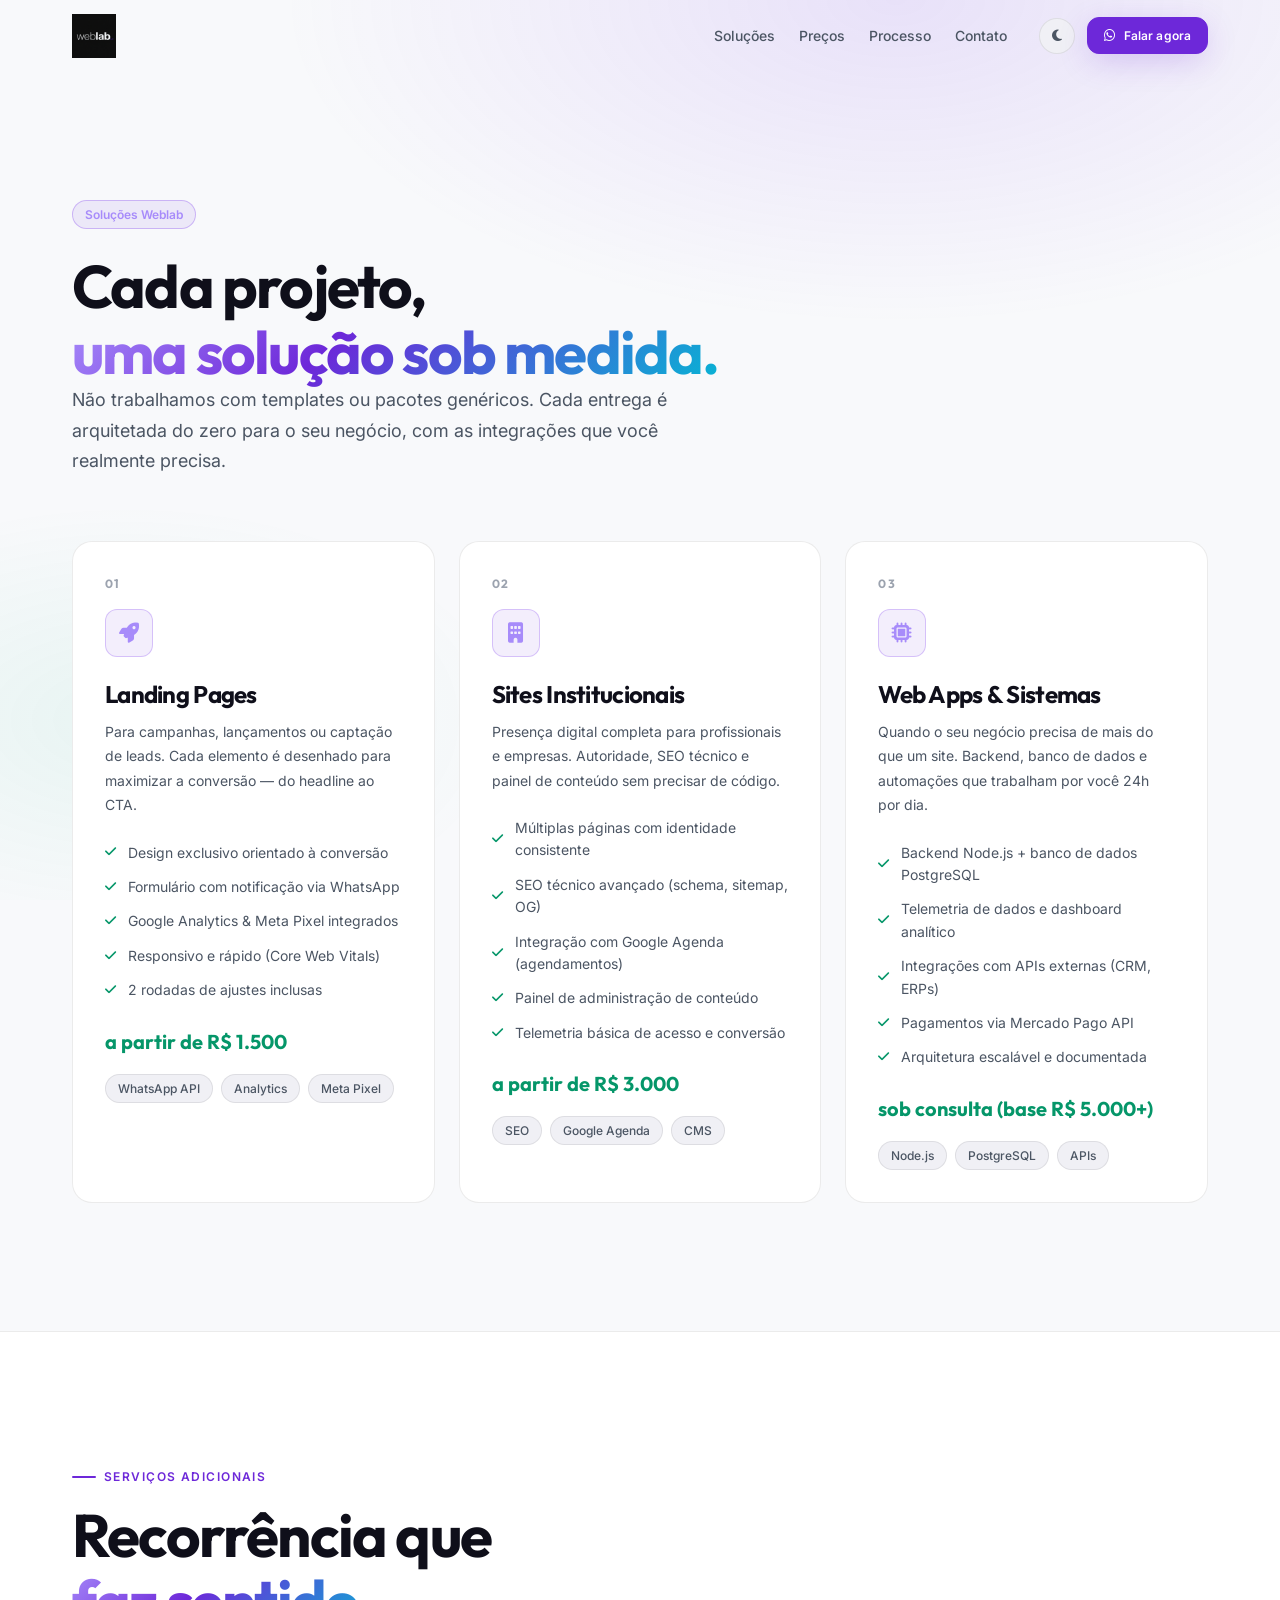
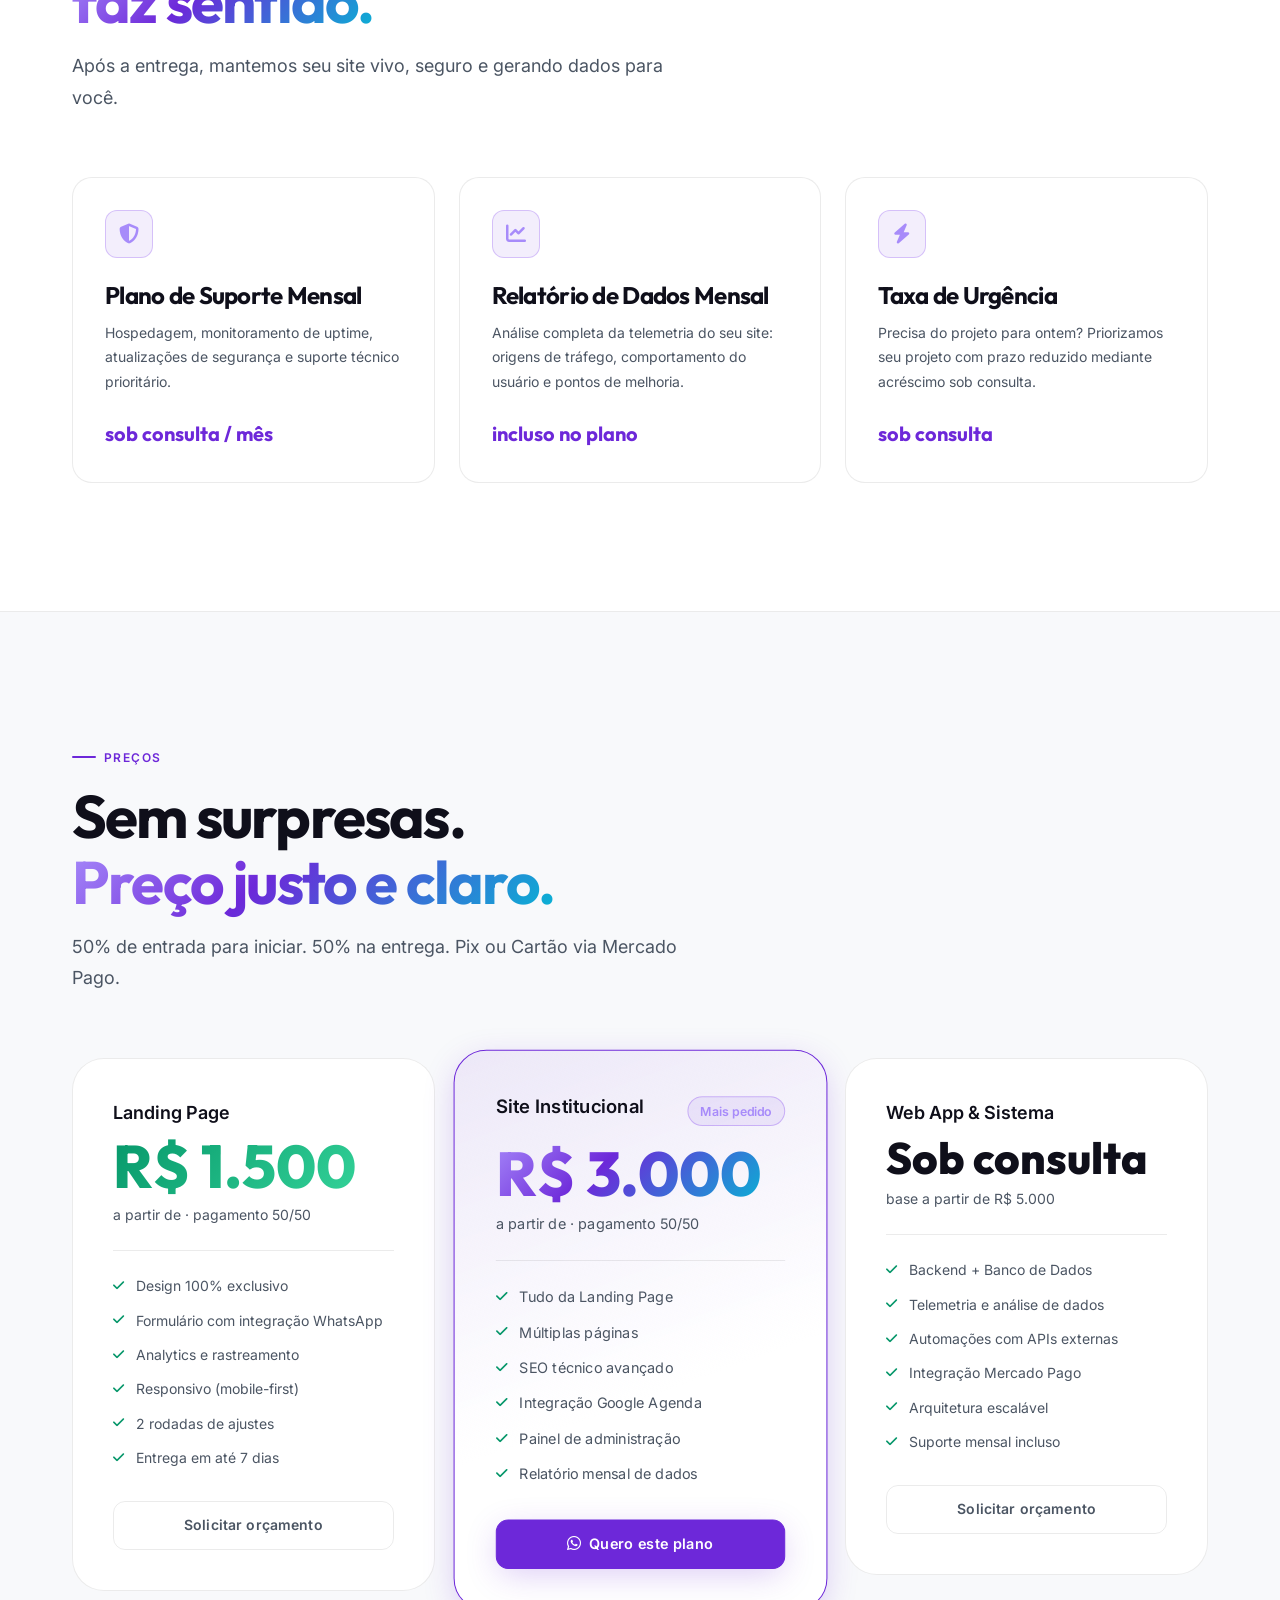
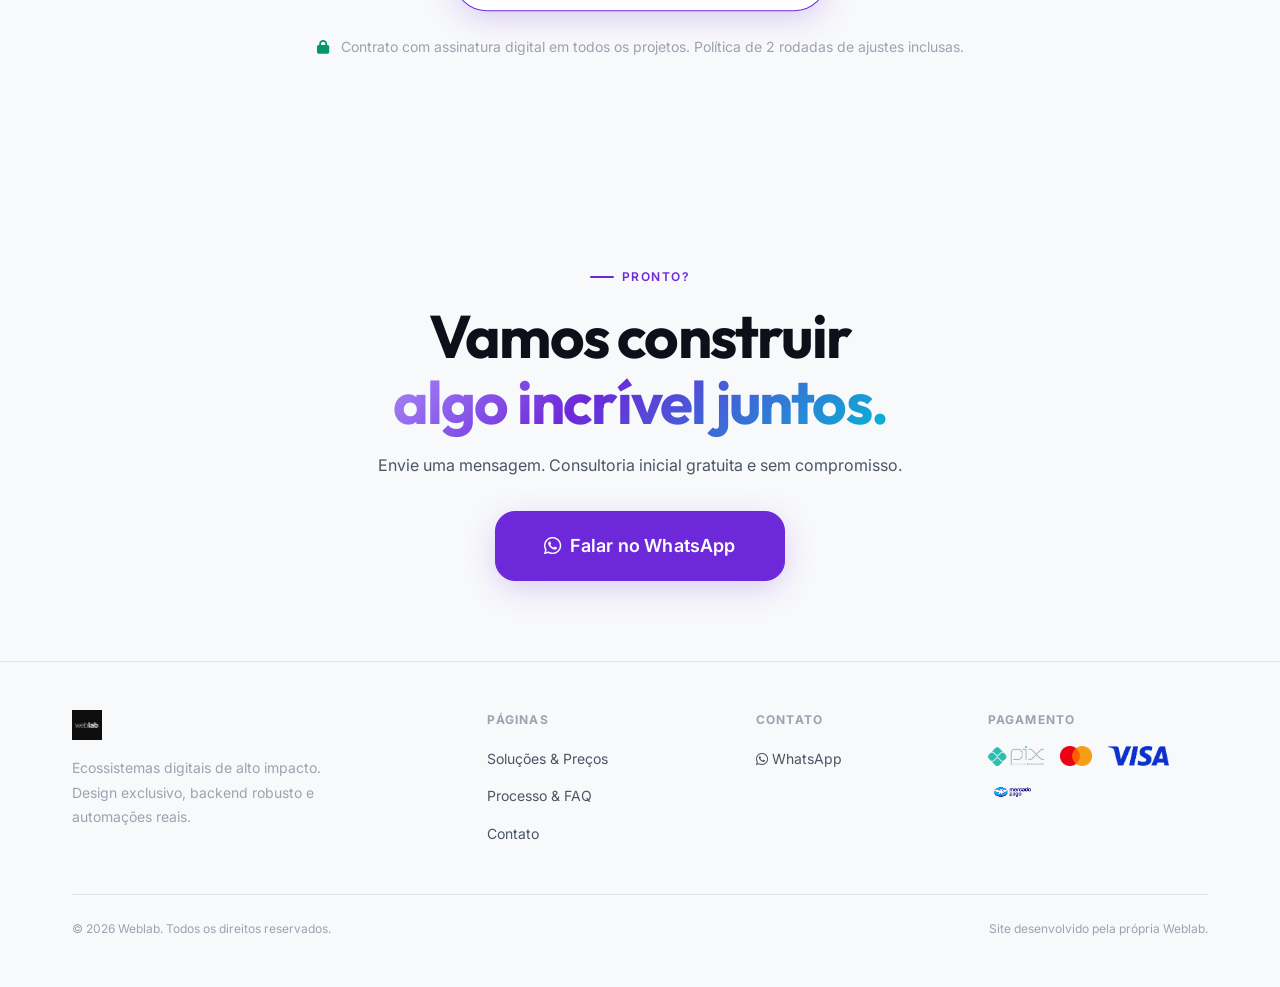
<file: servicos.html>
<!DOCTYPE html>
<html lang="pt-BR">
<head>
  <meta charset="UTF-8">
  <meta name="viewport" content="width=device-width, initial-scale=1.0">
  <title>Soluções & Preços — Weblab</title>
  <meta name="description" content="Conheça todos os planos da Weblab: Landing Pages, Sites Institucionais e Web Apps com backend completo. Preços transparentes e sem surpresas.">
  <link rel="preconnect" href="https://fonts.googleapis.com">
  <link rel="preconnect" href="https://fonts.gstatic.com" crossorigin>
  <link href="https://fonts.googleapis.com/css2?family=Inter:wght@300;400;500;600&family=Outfit:wght@700;800&display=swap" rel="stylesheet">
  <link rel="stylesheet" href="https://cdnjs.cloudflare.com/ajax/libs/font-awesome/6.5.0/css/all.min.css">
  <link rel="stylesheet" href="css/tokens.css">
  <link rel="stylesheet" href="css/base.css">
  <link rel="stylesheet" href="css/components.css">
  <link rel="stylesheet" href="css/sections.css">
</head>
<body>

  <header id="header">
    <div class="container header__inner">
      <a href="index.html" class="header__logo" aria-label="Weblab — Início">
        <img src="public/logo.png" alt="Weblab">
      </a>
      <nav class="header__nav" aria-label="Navegação principal">
        <ul class="nav__links">
          <li><a href="servicos.html" class="nav__link">Soluções</a></li>
          <li><a href="servicos.html#pricing" class="nav__link">Preços</a></li>
          <li><a href="processo.html" class="nav__link">Processo</a></li>
          <li><a href="contato.html" class="nav__link">Contato</a></li>
        </ul>
        <div class="header__cta">
          <button id="theme-toggle" aria-label="Ativar modo claro" title="Alternar tema">
            <i class="fa-solid fa-sun"></i>
          </button>
          <button id="nav-toggle" class="nav-toggle" aria-label="Menu" aria-expanded="false">
            <i class="fa-solid fa-bars"></i>
          </button>
          <a href="https://wa.me/5511951193560" target="_blank" rel="noopener" class="btn btn--primary btn--sm">
            <i class="fa-brands fa-whatsapp"></i> Falar agora
          </a>
        </div>
      </nav>
    </div>
  </header>

  <!-- MOBILE NAV OVERLAY -->
  <div id="mobile-nav">
    <a href="index.html" class="nav__link">Início</a>
    <a href="servicos.html" class="nav__link">Soluções</a>
    <a href="servicos.html#pricing" class="nav__link">Preços</a>
    <a href="processo.html" class="nav__link">Processo</a>
    <a href="contato.html" class="nav__link">Contato</a>
    <a href="https://wa.me/5511951193560" target="_blank" rel="noopener" class="btn btn--primary" style="margin-top: var(--space-4); justify-content: center;">
      <i class="fa-brands fa-whatsapp"></i> Falar no WhatsApp
    </a>
  </div>

  <main>

    <!-- PAGE HERO -->
    <section class="section" style="padding-top: calc(var(--space-32) + 72px); padding-bottom: var(--space-16);">
      <div class="container">
        <div class="hero__inner" style="max-width: 680px;">
          <div class="hero__eyebrow reveal">
            <span class="badge badge--primary">Soluções Weblab</span>
          </div>
          <h1 class="reveal reveal-delay-1" style="font-size: var(--text-5xl);">
            Cada projeto,<br><span class="gradient-text">uma solução sob medida.</span>
          </h1>
          <p class="hero__subtitle reveal reveal-delay-2" style="margin-bottom: 0;">
            Não trabalhamos com templates ou pacotes genéricos. Cada entrega é arquitetada do zero para o seu negócio, com as integrações que você realmente precisa.
          </p>
        </div>
      </div>
    </section>

    <!-- SERVICES DETAILED -->
    <section id="services" class="section" style="padding-top: 0;">
      <div class="container">
        <div class="services__grid" data-stagger>
          <!-- Landing Page -->
          <div class="card">
            <div class="card__number">01</div>
            <div class="card__icon"><i class="fa-solid fa-rocket"></i></div>
            <h3>Landing Pages</h3>
            <p>Para campanhas, lançamentos ou captação de leads. Cada elemento é desenhado para maximizar a conversão — do headline ao CTA.</p>
            <ul style="margin: var(--space-6) 0; display: flex; flex-direction: column; gap: var(--space-3);">
              <li class="pricing-card__feature"><i class="fa-solid fa-check text-accent"></i> Design exclusivo orientado à conversão</li>
              <li class="pricing-card__feature"><i class="fa-solid fa-check text-accent"></i> Formulário com notificação via WhatsApp</li>
              <li class="pricing-card__feature"><i class="fa-solid fa-check text-accent"></i> Google Analytics & Meta Pixel integrados</li>
              <li class="pricing-card__feature"><i class="fa-solid fa-check text-accent"></i> Responsivo e rápido (Core Web Vitals)</li>
              <li class="pricing-card__feature"><i class="fa-solid fa-check text-accent"></i> 2 rodadas de ajustes inclusas</li>
            </ul>
            <div class="card__price">a partir de R$ 1.500</div>
            <div class="card__tags">
              <span class="tag">WhatsApp API</span><span class="tag">Analytics</span><span class="tag">Meta Pixel</span>
            </div>
          </div>

          <!-- Site Institucional -->
          <div class="card">
            <div class="card__number">02</div>
            <div class="card__icon"><i class="fa-solid fa-building"></i></div>
            <h3>Sites Institucionais</h3>
            <p>Presença digital completa para profissionais e empresas. Autoridade, SEO técnico e painel de conteúdo sem precisar de código.</p>
            <ul style="margin: var(--space-6) 0; display: flex; flex-direction: column; gap: var(--space-3);">
              <li class="pricing-card__feature"><i class="fa-solid fa-check text-accent"></i> Múltiplas páginas com identidade consistente</li>
              <li class="pricing-card__feature"><i class="fa-solid fa-check text-accent"></i> SEO técnico avançado (schema, sitemap, OG)</li>
              <li class="pricing-card__feature"><i class="fa-solid fa-check text-accent"></i> Integração com Google Agenda (agendamentos)</li>
              <li class="pricing-card__feature"><i class="fa-solid fa-check text-accent"></i> Painel de administração de conteúdo</li>
              <li class="pricing-card__feature"><i class="fa-solid fa-check text-accent"></i> Telemetria básica de acesso e conversão</li>
            </ul>
            <div class="card__price">a partir de R$ 3.000</div>
            <div class="card__tags">
              <span class="tag">SEO</span><span class="tag">Google Agenda</span><span class="tag">CMS</span>
            </div>
          </div>

          <!-- Web App -->
          <div class="card">
            <div class="card__number">03</div>
            <div class="card__icon"><i class="fa-solid fa-microchip"></i></div>
            <h3>Web Apps & Sistemas</h3>
            <p>Quando o seu negócio precisa de mais do que um site. Backend, banco de dados e automações que trabalham por você 24h por dia.</p>
            <ul style="margin: var(--space-6) 0; display: flex; flex-direction: column; gap: var(--space-3);">
              <li class="pricing-card__feature"><i class="fa-solid fa-check text-accent"></i> Backend Node.js + banco de dados PostgreSQL</li>
              <li class="pricing-card__feature"><i class="fa-solid fa-check text-accent"></i> Telemetria de dados e dashboard analítico</li>
              <li class="pricing-card__feature"><i class="fa-solid fa-check text-accent"></i> Integrações com APIs externas (CRM, ERPs)</li>
              <li class="pricing-card__feature"><i class="fa-solid fa-check text-accent"></i> Pagamentos via Mercado Pago API</li>
              <li class="pricing-card__feature"><i class="fa-solid fa-check text-accent"></i> Arquitetura escalável e documentada</li>
            </ul>
            <div class="card__price">sob consulta (base R$ 5.000+)</div>
            <div class="card__tags">
              <span class="tag">Node.js</span><span class="tag">PostgreSQL</span><span class="tag">APIs</span>
            </div>
          </div>
        </div>
      </div>
    </section>

    <!-- ADD-ONS -->
    <section class="section" style="background: var(--color-bg-surface); border-top: 1px solid var(--color-border); border-bottom: 1px solid var(--color-border);">
      <div class="container">
        <div class="section-header reveal">
          <span class="section-label">Serviços Adicionais</span>
          <h2>Recorrência que<br><span class="gradient-text">faz sentido.</span></h2>
          <p>Após a entrega, mantemos seu site vivo, seguro e gerando dados para você.</p>
        </div>
        <div class="grid-3" data-stagger>
          <div class="card">
            <div class="card__icon"><i class="fa-solid fa-shield-halved"></i></div>
            <h3>Plano de Suporte Mensal</h3>
            <p>Hospedagem, monitoramento de uptime, atualizações de segurança e suporte técnico prioritário.</p>
            <div class="card__price" style="color: var(--color-primary);">sob consulta / mês</div>
          </div>
          <div class="card">
            <div class="card__icon"><i class="fa-solid fa-chart-line"></i></div>
            <h3>Relatório de Dados Mensal</h3>
            <p>Análise completa da telemetria do seu site: origens de tráfego, comportamento do usuário e pontos de melhoria.</p>
            <div class="card__price" style="color: var(--color-primary);">incluso no plano</div>
          </div>
          <div class="card">
            <div class="card__icon"><i class="fa-solid fa-bolt"></i></div>
            <h3>Taxa de Urgência</h3>
            <p>Precisa do projeto para ontem? Priorizamos seu projeto com prazo reduzido mediante acréscimo sob consulta.</p>
            <div class="card__price" style="color: var(--color-primary);">sob consulta</div>
          </div>
        </div>
      </div>
    </section>

    <!-- PRICING -->
    <section id="pricing" class="section">
      <div class="container">
        <div class="section-header reveal">
          <span class="section-label">Preços</span>
          <h2>Sem surpresas.<br><span class="gradient-text">Preço justo e claro.</span></h2>
          <p>50% de entrada para iniciar. 50% na entrega. Pix ou Cartão via Mercado Pago.</p>
        </div>
        <div class="pricing__grid">
          <div class="pricing-card reveal">
            <div class="pricing-card__header">
              <div class="pricing-card__name">Landing Page</div>
              <div class="pricing-card__price"><span class="gradient-text--green">R$ 1.500</span></div>
              <div class="pricing-card__price-label">a partir de · pagamento 50/50</div>
            </div>
            <ul class="pricing-card__features">
              <li class="pricing-card__feature"><i class="fa-solid fa-check"></i> Design 100% exclusivo</li>
              <li class="pricing-card__feature"><i class="fa-solid fa-check"></i> Formulário com integração WhatsApp</li>
              <li class="pricing-card__feature"><i class="fa-solid fa-check"></i> Analytics e rastreamento</li>
              <li class="pricing-card__feature"><i class="fa-solid fa-check"></i> Responsivo (mobile-first)</li>
              <li class="pricing-card__feature"><i class="fa-solid fa-check"></i> 2 rodadas de ajustes</li>
              <li class="pricing-card__feature"><i class="fa-solid fa-check"></i> Entrega em até 7 dias</li>
            </ul>
            <a href="https://wa.me/5511951193560" target="_blank" rel="noopener" class="btn btn--ghost" style="width:100%; justify-content:center;">Solicitar orçamento</a>
          </div>
          <div class="pricing-card pricing-card--featured reveal reveal-delay-1">
            <div class="pricing-card__header">
              <div style="display:flex; align-items:center; justify-content:space-between; margin-bottom: var(--space-3);">
                <div class="pricing-card__name">Site Institucional</div>
                <span class="badge badge--primary">Mais pedido</span>
              </div>
              <div class="pricing-card__price"><span class="gradient-text">R$ 3.000</span></div>
              <div class="pricing-card__price-label">a partir de · pagamento 50/50</div>
            </div>
            <ul class="pricing-card__features">
              <li class="pricing-card__feature"><i class="fa-solid fa-check"></i> Tudo da Landing Page</li>
              <li class="pricing-card__feature"><i class="fa-solid fa-check"></i> Múltiplas páginas</li>
              <li class="pricing-card__feature"><i class="fa-solid fa-check"></i> SEO técnico avançado</li>
              <li class="pricing-card__feature"><i class="fa-solid fa-check"></i> Integração Google Agenda</li>
              <li class="pricing-card__feature"><i class="fa-solid fa-check"></i> Painel de administração</li>
              <li class="pricing-card__feature"><i class="fa-solid fa-check"></i> Relatório mensal de dados</li>
            </ul>
            <a href="https://wa.me/5511951193560" target="_blank" rel="noopener" class="btn btn--primary" style="width:100%; justify-content:center;">
              <i class="fa-brands fa-whatsapp"></i> Quero este plano
            </a>
          </div>
          <div class="pricing-card reveal reveal-delay-2">
            <div class="pricing-card__header">
              <div class="pricing-card__name">Web App & Sistema</div>
              <div class="pricing-card__price" style="font-size: var(--text-4xl);">Sob consulta</div>
              <div class="pricing-card__price-label">base a partir de R$ 5.000</div>
            </div>
            <ul class="pricing-card__features">
              <li class="pricing-card__feature"><i class="fa-solid fa-check"></i> Backend + Banco de Dados</li>
              <li class="pricing-card__feature"><i class="fa-solid fa-check"></i> Telemetria e análise de dados</li>
              <li class="pricing-card__feature"><i class="fa-solid fa-check"></i> Automações com APIs externas</li>
              <li class="pricing-card__feature"><i class="fa-solid fa-check"></i> Integração Mercado Pago</li>
              <li class="pricing-card__feature"><i class="fa-solid fa-check"></i> Arquitetura escalável</li>
              <li class="pricing-card__feature"><i class="fa-solid fa-check"></i> Suporte mensal incluso</li>
            </ul>
            <a href="https://wa.me/5511951193560" target="_blank" rel="noopener" class="btn btn--ghost" style="width:100%; justify-content:center;">Solicitar orçamento</a>
          </div>
        </div>
        <p class="pricing__note">
          <i class="fa-solid fa-lock"></i>
          Contrato com assinatura digital em todos os projetos. Política de 2 rodadas de ajustes inclusas.
        </p>
      </div>
    </section>

    <!-- CTA -->
    <section class="section section--sm">
      <div class="container">
        <div class="contact__inner reveal">
          <span class="section-label">Pronto?</span>
          <h2>Vamos construir<br><span class="gradient-text">algo incrível juntos.</span></h2>
          <p>Envie uma mensagem. Consultoria inicial gratuita e sem compromisso.</p>
          <a href="https://wa.me/5511951193560" target="_blank" rel="noopener" class="btn btn--primary btn--xl">
            <i class="fa-brands fa-whatsapp"></i> Falar no WhatsApp
          </a>
        </div>
      </div>
    </section>

  </main>

  <footer id="footer">
    <div class="container">
      <div class="footer__inner">
        <div class="footer__brand">
          <img src="public/logo.png" alt="Weblab" style="height: 30px; margin-bottom: var(--space-4);">
          <p>Ecossistemas digitais de alto impacto. Design exclusivo, backend robusto e automações reais.</p>
        </div>
        <div>
          <div class="footer__col-title">Páginas</div>
          <ul class="footer__links">
            <li><a href="servicos.html" class="footer__link">Soluções & Preços</a></li>
            <li><a href="processo.html" class="footer__link">Processo & FAQ</a></li>
            <li><a href="contato.html" class="footer__link">Contato</a></li>
          </ul>
        </div>
        <div>
          <div class="footer__col-title">Contato</div>
          <ul class="footer__links">
            <li><a href="https://wa.me/5511951193560" target="_blank" rel="noopener" class="footer__link"><i class="fa-brands fa-whatsapp"></i> WhatsApp</a></li>
          </ul>
        </div>
        <div>
          <div class="footer__col-title">Pagamento</div>
          <div class="footer__payment">
            <img src="assets/badges/Logo_-_pix_powered_by_Banco_Central_(Brazil,_2020).png" alt="Pix" title="Pix">
            <img src="assets/badges/Mastercard_2019_logo.svg.png" alt="Mastercard" title="Mastercard">
            <img src="assets/badges/Visa_Inc._logo_(2021–present).svg.png" alt="Visa" title="Visa">
            <img src="assets/badges/Mercado_Pago.svg.png" alt="Mercado Pago" title="Mercado Pago">
          </div>
        </div>
      </div>
      <div class="footer__bottom">
        <span class="footer__copy">&copy; 2026 Weblab. Todos os direitos reservados.</span>
        <span class="footer__copy">Site desenvolvido pela própria Weblab.</span>
      </div>
    </div>
  </footer>

  <script src="js/main.js"></script>
  <script src="js/animations.js"></script>
</body>
</html>
</file>
<file: css/tokens.css>
/* ============================================
   WEBLAB — DESIGN TOKENS
   Single source of truth for all visual values
   ============================================ */

@layer tokens {
  :root {
    /* --- Color Palette (Dark — default) --- */
    --color-bg-root:      #08080f;
    --color-bg-surface:   #0f0f1a;
    --color-bg-elevated:  #16162a;
    --color-bg-hover:     #1e1e38;

    --color-primary:      #7c3aed;
    --color-primary-dim:  rgba(124, 58, 237, 0.15);
    --color-primary-glow: rgba(124, 58, 237, 0.4);

    --color-accent:       #10b981;
    --color-accent-dim:   rgba(16, 185, 129, 0.12);

    --color-danger:       #f43f5e;

    --color-text-high:    #f9fafb;
    --color-text-mid:     #9ca3af;
    --color-text-low:     #4b5563;

    --color-border:       rgba(255, 255, 255, 0.07);
    --color-border-hover: rgba(124, 58, 237, 0.5);

    /* --- Typography --- */
    --font-sans:   'Inter', system-ui, -apple-system, sans-serif;
    --font-display: 'Outfit', 'Inter', sans-serif;

    --text-xs:   clamp(0.7rem,  1.5vw, 0.75rem);
    --text-sm:   clamp(0.8rem,  1.8vw, 0.875rem);
    --text-base: clamp(0.9rem,  2vw,   1rem);
    --text-lg:   clamp(1rem,    2.5vw, 1.125rem);
    --text-xl:   clamp(1.1rem,  3vw,   1.25rem);
    --text-2xl:  clamp(1.25rem, 3.5vw, 1.5rem);
    --text-3xl:  clamp(1.5rem,  4vw,   2rem);
    --text-4xl:  clamp(2rem,    5vw,   2.75rem);
    --text-5xl:  clamp(2.5rem,  6vw,   3.75rem);
    --text-6xl:  clamp(3rem,    8vw,   5rem);

    /* --- Spacing --- */
    --space-1:  0.25rem;
    --space-2:  0.5rem;
    --space-3:  0.75rem;
    --space-4:  1rem;
    --space-5:  1.25rem;
    --space-6:  1.5rem;
    --space-8:  2rem;
    --space-10: 2.5rem;
    --space-12: 3rem;
    --space-16: 4rem;
    --space-20: 5rem;
    --space-24: 6rem;
    --space-32: 8rem;

    /* --- Layout --- */
    --container-max: 1200px;
    --container-narrow: 760px;
    --container-wide: 1400px;

    /* --- Borders --- */
    --radius-sm: 6px;
    --radius-md: 12px;
    --radius-lg: 20px;
    --radius-xl: 32px;
    --radius-full: 9999px;

    /* --- Shadows --- */
    --shadow-sm: 0 1px 3px rgba(0,0,0,0.5);
    --shadow-md: 0 4px 24px rgba(0,0,0,0.4);
    --shadow-primary: 0 8px 32px -4px var(--color-primary-glow);
    --shadow-accent: 0 8px 32px -4px rgba(16, 185, 129, 0.3);

    /* --- Transitions --- */
    --ease-out:    cubic-bezier(0.16, 1, 0.3, 1);
    --ease-spring: cubic-bezier(0.34, 1.56, 0.64, 1);
    --duration-fast:   150ms;
    --duration-base:   300ms;
    --duration-slow:   600ms;
    --duration-slower: 900ms;

    /* --- Z-Index --- */
    --z-below:   -1;
    --z-base:     0;
    --z-raised:  10;
    --z-overlay: 100;
    --z-sticky:  200;
    --z-modal:   300;
  }

  /* ---- LIGHT MODE ---- */
  [data-theme="light"] {
    --color-bg-root:      #f8f9fb;
    --color-bg-surface:   #ffffff;
    --color-bg-elevated:  #f0f0f5;
    --color-bg-hover:     #e8e8f0;

    --color-primary:      #6d28d9;
    --color-primary-dim:  rgba(109, 40, 217, 0.08);
    --color-primary-glow: rgba(109, 40, 217, 0.25);

    --color-accent:       #059669;
    --color-accent-dim:   rgba(5, 150, 105, 0.1);

    --color-text-high:    #0f0f1a;
    --color-text-mid:     #4b5563;
    --color-text-low:     #9ca3af;

    --color-border:       rgba(0, 0, 0, 0.08);
    --color-border-hover: rgba(109, 40, 217, 0.4);

    --shadow-sm: 0 1px 3px rgba(0,0,0,0.1);
    --shadow-md: 0 4px 24px rgba(0,0,0,0.08);
  }
}
</file>
<file: css/base.css>
/* ============================================
   WEBLAB — BASE STYLES
   Reset, body, typography, global utilities
   ============================================ */

@layer base {
  *, *::before, *::after {
    box-sizing: border-box;
    margin: 0;
    padding: 0;
  }

  html {
    font-size: 16px;
    scroll-behavior: smooth;
    -webkit-font-smoothing: antialiased;
    -moz-osx-font-smoothing: grayscale;
    text-rendering: optimizeLegibility;
  }

  body {
    background-color: var(--color-bg-root);
    color: var(--color-text-high);
    font-family: var(--font-sans);
    font-size: var(--text-base);
    line-height: 1.6;
    overflow-x: hidden;
    min-height: 100dvh;
  }

  /* Scrollbar Premium */
  ::-webkit-scrollbar { width: 6px; }
  ::-webkit-scrollbar-track { background: var(--color-bg-root); }
  ::-webkit-scrollbar-thumb {
    background: var(--color-bg-elevated);
    border-radius: var(--radius-full);
  }
  ::-webkit-scrollbar-thumb:hover { background: var(--color-primary); }

  /* Selection */
  ::selection {
    background: var(--color-primary-dim);
    color: var(--color-text-high);
  }

  /* Typography */
  h1, h2, h3, h4, h5, h6 {
    font-family: var(--font-display);
    font-weight: 700;
    line-height: 1.1;
    letter-spacing: -0.03em;
    color: var(--color-text-high);
  }

  h1 { font-size: var(--text-6xl); }
  h2 { font-size: var(--text-5xl); }
  h3 { font-size: var(--text-3xl); }
  h4 { font-size: var(--text-xl); }

  p { line-height: 1.75; }

  a {
    color: inherit;
    text-decoration: none;
  }

  img, video {
    max-width: 100%;
    display: block;
  }

  ul { list-style: none; }

  /* Layout utilities */
  .container {
    width: 100%;
    max-width: var(--container-max);
    margin-inline: auto;
    padding-inline: var(--space-8);
  }

  .container--narrow {
    max-width: var(--container-narrow);
    margin-inline: auto;
    padding-inline: var(--space-8);
  }

  /* Grid system */
  .grid-2 { display: grid; grid-template-columns: repeat(2, 1fr); gap: var(--space-8); }
  .grid-3 { display: grid; grid-template-columns: repeat(3, 1fr); gap: var(--space-6); }
  .grid-4 { display: grid; grid-template-columns: repeat(4, 1fr); gap: var(--space-6); }

  /* Flex utilities */
  .flex { display: flex; }
  .flex-center { display: flex; align-items: center; justify-content: center; }
  .flex-between { display: flex; align-items: center; justify-content: space-between; }
  .flex-col { display: flex; flex-direction: column; }
  .gap-4 { gap: var(--space-4); }
  .gap-6 { gap: var(--space-6); }

  /* Text utilities */
  .text-mid  { color: var(--color-text-mid); }
  .text-low  { color: var(--color-text-low); }
  .text-accent { color: var(--color-accent); }
  .text-primary { color: var(--color-primary); }

  .gradient-text {
    background: linear-gradient(135deg, #a78bfa 0%, var(--color-primary) 40%, #06b6d4 100%);
    -webkit-background-clip: text;
    -webkit-text-fill-color: transparent;
    background-clip: text;
  }

  .gradient-text--green {
    background: linear-gradient(135deg, var(--color-accent) 0%, #34d399 100%);
    -webkit-background-clip: text;
    -webkit-text-fill-color: transparent;
    background-clip: text;
  }

  /* Section wrapper */
  .section {
    padding-block: var(--space-32);
    position: relative;
  }

  .section--sm { padding-block: var(--space-20); }

  .section-label {
    display: inline-flex;
    align-items: center;
    gap: var(--space-2);
    font-size: var(--text-xs);
    font-weight: 600;
    text-transform: uppercase;
    letter-spacing: 0.12em;
    color: var(--color-primary);
    margin-bottom: var(--space-4);
  }

  .section-label::before {
    content: '';
    display: block;
    width: 24px;
    height: 2px;
    background: var(--color-primary);
    border-radius: var(--radius-full);
  }

  .section-header {
    margin-bottom: var(--space-16);
  }

  .section-header h2 {
    margin-bottom: var(--space-4);
  }

  .section-header p {
    font-size: var(--text-lg);
    color: var(--color-text-mid);
    max-width: 56ch;
  }

  /* Animation base class */
  .reveal {
    opacity: 0;
    transform: translateY(28px);
    transition: opacity var(--duration-slow) var(--ease-out),
                transform var(--duration-slow) var(--ease-out);
  }

  .reveal.active {
    opacity: 1;
    transform: translateY(0);
  }

  .reveal-delay-1 { transition-delay: 100ms; }
  .reveal-delay-2 { transition-delay: 200ms; }
  .reveal-delay-3 { transition-delay: 300ms; }
  .reveal-delay-4 { transition-delay: 400ms; }

  /* Responsive base */
  @media (max-width: 1024px) {
    .grid-4 { grid-template-columns: repeat(2, 1fr); }
  }

  @media (max-width: 768px) {
    .grid-2, .grid-3, .grid-4 { grid-template-columns: 1fr; }
    .container, .container--narrow { padding-inline: var(--space-6); }
  }
}
</file>
<file: css/components.css>
/* ============================================
   WEBLAB — COMPONENTS
   Buttons, Cards, Badges, Tags, Inputs
   ============================================ */

@layer components {

  /* ---- BUTTONS ---- */
  .btn {
    display: inline-flex;
    align-items: center;
    justify-content: center;
    gap: var(--space-2);
    padding: var(--space-3) var(--space-6);
    border-radius: var(--radius-md);
    font-family: var(--font-sans);
    font-size: var(--text-sm);
    font-weight: 600;
    letter-spacing: 0.01em;
    cursor: pointer;
    border: 1px solid transparent;
    text-decoration: none;
    white-space: nowrap;
    transition:
      background var(--duration-base) var(--ease-out),
      color var(--duration-base) var(--ease-out),
      border-color var(--duration-base) var(--ease-out),
      transform var(--duration-base) var(--ease-spring),
      box-shadow var(--duration-base) var(--ease-out);
    position: relative;
    overflow: hidden;
  }

  .btn:active { transform: scale(0.97); }

  /* Primary */
  .btn--primary {
    background: var(--color-primary);
    color: #fff;
    border-color: var(--color-primary);
    box-shadow: var(--shadow-primary);
  }

  .btn--primary::before {
    content: '';
    position: absolute;
    inset: 0;
    background: linear-gradient(135deg, rgba(255,255,255,0.15) 0%, transparent 60%);
    opacity: 0;
    transition: opacity var(--duration-base) var(--ease-out);
  }

  .btn--primary:hover {
    transform: translateY(-2px);
    box-shadow: 0 12px 40px -8px var(--color-primary-glow);
  }

  .btn--primary:hover::before { opacity: 1; }

  /* Ghost */
  .btn--ghost {
    background: transparent;
    color: var(--color-text-mid);
    border-color: var(--color-border);
  }

  .btn--ghost:hover {
    color: var(--color-text-high);
    border-color: rgba(255,255,255,0.15);
    background: rgba(255,255,255,0.04);
  }

  /* Accent */
  .btn--accent {
    background: var(--color-accent);
    color: #fff;
    border-color: var(--color-accent);
    box-shadow: var(--shadow-accent);
  }

  .btn--accent:hover { transform: translateY(-2px); }

  /* Sizes */
  .btn--sm { padding: var(--space-2) var(--space-4); font-size: var(--text-xs); }
  .btn--lg {
    padding: var(--space-4) var(--space-10);
    font-size: var(--text-base);
    border-radius: var(--radius-lg);
  }
  .btn--xl {
    padding: var(--space-5) var(--space-12);
    font-size: var(--text-lg);
    border-radius: var(--radius-lg);
  }

  /* Icon in button */
  .btn svg, .btn i { font-size: 1.1em; }

  /* ---- BADGES ---- */
  .badge {
    display: inline-flex;
    align-items: center;
    gap: var(--space-2);
    padding: var(--space-1) var(--space-3);
    border-radius: var(--radius-full);
    font-size: var(--text-xs);
    font-weight: 600;
    border: 1px solid;
  }

  .badge--primary {
    background: var(--color-primary-dim);
    color: #a78bfa;
    border-color: rgba(124, 58, 237, 0.3);
  }

  .badge--green {
    background: var(--color-accent-dim);
    color: #34d399;
    border-color: rgba(16, 185, 129, 0.25);
  }

  .badge--live::before {
    content: '';
    width: 6px;
    height: 6px;
    border-radius: 50%;
    background: var(--color-accent);
    animation: pulse-dot 2s ease-in-out infinite;
  }

  @keyframes pulse-dot {
    0%, 100% { opacity: 1; transform: scale(1); }
    50% { opacity: 0.5; transform: scale(1.4); }
  }

  /* ---- CARDS ---- */
  .card {
    background: var(--color-bg-surface);
    border: 1px solid var(--color-border);
    border-radius: var(--radius-lg);
    padding: var(--space-8);
    transition:
      border-color var(--duration-base) var(--ease-out),
      background var(--duration-base) var(--ease-out),
      transform var(--duration-base) var(--ease-spring),
      box-shadow var(--duration-base) var(--ease-out);
    position: relative;
    overflow: hidden;
  }

  .card::before {
    content: '';
    position: absolute;
    inset: 0;
    background: linear-gradient(135deg, var(--color-primary-dim) 0%, transparent 50%);
    opacity: 0;
    transition: opacity var(--duration-slow) var(--ease-out);
  }

  .card:hover {
    border-color: var(--color-border-hover);
    transform: translateY(-6px);
    box-shadow: var(--shadow-primary);
  }

  .card:hover::before { opacity: 1; }

  .card__icon {
    width: 48px;
    height: 48px;
    border-radius: var(--radius-md);
    background: var(--color-primary-dim);
    border: 1px solid rgba(124, 58, 237, 0.25);
    display: flex;
    align-items: center;
    justify-content: center;
    color: #a78bfa;
    font-size: 1.25rem;
    margin-bottom: var(--space-6);
    position: relative;
    z-index: 1;
  }

  .card__number {
    font-family: var(--font-display);
    font-size: var(--text-xs);
    font-weight: 700;
    color: var(--color-text-low);
    letter-spacing: 0.1em;
    text-transform: uppercase;
    margin-bottom: var(--space-4);
    position: relative;
    z-index: 1;
  }

  .card h3 {
    font-size: var(--text-2xl);
    margin-bottom: var(--space-3);
    position: relative;
    z-index: 1;
  }

  .card p {
    color: var(--color-text-mid);
    font-size: var(--text-sm);
    position: relative;
    z-index: 1;
  }

  .card__price {
    font-family: var(--font-display);
    font-size: var(--text-xl);
    font-weight: 700;
    color: var(--color-accent);
    margin-top: var(--space-6);
    position: relative;
    z-index: 1;
  }

  .card__tags {
    display: flex;
    flex-wrap: wrap;
    gap: var(--space-2);
    margin-top: var(--space-4);
    position: relative;
    z-index: 1;
  }

  .tag {
    padding: var(--space-1) var(--space-3);
    border-radius: var(--radius-full);
    font-size: var(--text-xs);
    font-weight: 500;
    background: var(--color-bg-elevated);
    color: var(--color-text-mid);
    border: 1px solid var(--color-border);
  }

  /* ---- PRICING CARD ---- */
  .pricing-card {
    background: var(--color-bg-surface);
    border: 1px solid var(--color-border);
    border-radius: var(--radius-xl);
    padding: var(--space-10);
    display: flex;
    flex-direction: column;
    transition:
      border-color var(--duration-base) var(--ease-out),
      transform var(--duration-base) var(--ease-spring);
  }

  .pricing-card--featured {
    border-color: var(--color-primary);
    background: linear-gradient(160deg, var(--color-primary-dim) 0%, var(--color-bg-surface) 60%);
    box-shadow: var(--shadow-primary);
    transform: scale(1.03);
  }

  .pricing-card:hover { transform: translateY(-4px); }
  .pricing-card--featured:hover { transform: scale(1.03) translateY(-4px); }

  .pricing-card__header {
    border-bottom: 1px solid var(--color-border);
    padding-bottom: var(--space-6);
    margin-bottom: var(--space-6);
  }

  .pricing-card__name {
    font-size: var(--text-lg);
    font-weight: 600;
    margin-bottom: var(--space-2);
  }

  .pricing-card__price {
    font-family: var(--font-display);
    font-size: var(--text-5xl);
    font-weight: 800;
    line-height: 1;
  }

  .pricing-card__price-label {
    font-size: var(--text-sm);
    color: var(--color-text-mid);
    margin-top: var(--space-2);
  }

  .pricing-card__features {
    flex: 1;
    display: flex;
    flex-direction: column;
    gap: var(--space-3);
    margin-bottom: var(--space-8);
  }

  .pricing-card__feature {
    display: flex;
    align-items: center;
    gap: var(--space-3);
    font-size: var(--text-sm);
    color: var(--color-text-mid);
  }

  .pricing-card__feature i {
    color: var(--color-accent);
    font-size: 0.8rem;
    flex-shrink: 0;
  }

  /* ---- COMPARISON TABLE ---- */
  .compare-table {
    width: 100%;
    border-collapse: collapse;
    border-radius: var(--radius-lg);
    overflow: hidden;
    border: 1px solid var(--color-border);
  }

  .compare-table th {
    background: var(--color-bg-elevated);
    padding: var(--space-4) var(--space-6);
    font-size: var(--text-sm);
    font-weight: 600;
    text-align: center;
    border-bottom: 1px solid var(--color-border);
  }

  .compare-table th:first-child { text-align: left; }

  .compare-table th.highlighted {
    color: #a78bfa;
    background: var(--color-primary-dim);
  }

  .compare-table td {
    padding: var(--space-4) var(--space-6);
    font-size: var(--text-sm);
    text-align: center;
    color: var(--color-text-mid);
    border-bottom: 1px solid var(--color-border);
  }

  .compare-table td:first-child {
    text-align: left;
    color: var(--color-text-high);
    font-weight: 500;
  }

  .compare-table td.highlighted {
    background: rgba(124, 58, 237, 0.05);
  }

  .compare-table tr:last-child td { border-bottom: none; }

  .compare-table .icon-yes { color: var(--color-accent); }
  .compare-table .icon-no  { color: var(--color-text-low); }

  /* ---- ACCORDION (FAQ) ---- */
  .accordion { border-radius: var(--radius-lg); overflow: hidden; }

  .accordion-item {
    border-bottom: 1px solid var(--color-border);
    background: var(--color-bg-surface);
  }

  .accordion-item:last-child { border-bottom: none; }

  .accordion-trigger {
    width: 100%;
    padding: var(--space-6);
    display: flex;
    align-items: center;
    justify-content: space-between;
    gap: var(--space-4);
    font-size: var(--text-base);
    font-weight: 600;
    color: var(--color-text-high);
    background: transparent;
    border: none;
    cursor: pointer;
    text-align: left;
    transition: color var(--duration-fast);
  }

  .accordion-trigger:hover { color: #a78bfa; }

  .accordion-trigger .icon {
    flex-shrink: 0;
    width: 20px;
    height: 20px;
    border-radius: var(--radius-full);
    border: 1px solid var(--color-border);
    display: flex;
    align-items: center;
    justify-content: center;
    font-size: 0.75rem;
    transition: transform var(--duration-base) var(--ease-out),
                border-color var(--duration-base),
                color var(--duration-base);
    color: var(--color-text-low);
  }

  .accordion-trigger[aria-expanded="true"] .icon {
    transform: rotate(45deg);
    border-color: var(--color-primary);
    color: var(--color-primary);
  }

  .accordion-body {
    padding: 0 var(--space-6);
    max-height: 0;
    overflow: hidden;
    transition: max-height var(--duration-slow) var(--ease-out),
                padding var(--duration-slow) var(--ease-out);
  }

  .accordion-body.open {
    max-height: 400px;
    padding-bottom: var(--space-6);
  }

  .accordion-body p {
    color: var(--color-text-mid);
    font-size: var(--text-sm);
    line-height: 1.8;
  }

  /* ---- DIVIDER ---- */
  .divider {
    height: 1px;
    background: linear-gradient(to right, transparent, var(--color-border), transparent);
    margin-block: var(--space-2);
  }

  /* ---- THEME TOGGLE BUTTON ---- */
  #theme-toggle {
    width: 36px;
    height: 36px;
    border-radius: var(--radius-full);
    border: 1px solid var(--color-border);
    background: var(--color-bg-elevated);
    color: var(--color-text-mid);
    display: flex;
    align-items: center;
    justify-content: center;
    cursor: pointer;
    transition:
      background var(--duration-base) var(--ease-out),
      color var(--duration-base) var(--ease-out),
      border-color var(--duration-base) var(--ease-out),
      transform var(--duration-base) var(--ease-spring);
    flex-shrink: 0;
  }

  #theme-toggle:hover {
    background: var(--color-primary-dim);
    border-color: var(--color-primary);
    color: var(--color-primary);
    transform: rotate(15deg);
  }
}
</file>
<file: css/sections.css>
/* ============================================
   WEBLAB — SECTIONS
   Per-section layout and visual styles
   ============================================ */

@layer sections {

  /* ---- GRID NOISE BACKGROUND ---- */
  body::before {
    content: '';
    position: fixed;
    inset: 0;
    background-image:
      radial-gradient(ellipse 80% 60% at 70% 0%, rgba(124, 58, 237, 0.12) 0%, transparent 60%),
      radial-gradient(ellipse 50% 40% at 10% 80%, rgba(16, 185, 129, 0.07) 0%, transparent 60%);
    pointer-events: none;
    z-index: var(--z-below);
  }

  /* ---- HEADER ---- */
  #header {
    position: fixed;
    top: 0;
    left: 0;
    right: 0;
    z-index: var(--z-sticky);
    height: 72px;
    display: flex;
    align-items: center;
    transition:
      background var(--duration-base) var(--ease-out),
      border-color var(--duration-base) var(--ease-out),
      height var(--duration-base) var(--ease-out);
    border-bottom: 1px solid transparent;
  }

  #header.scrolled {
    background: rgba(8, 8, 15, 0.85);
    backdrop-filter: blur(24px) saturate(180%);
    -webkit-backdrop-filter: blur(24px) saturate(180%);
    border-color: var(--color-border);
    height: 60px;
  }

  .header__inner {
    display: flex;
    align-items: center;
    justify-content: space-between;
    width: 100%;
  }

  .header__logo {
    display: flex;
    align-items: center;
  }

  .header__logo img {
    height: 44px;
    width: auto;
    max-width: 160px;
    object-fit: contain;
  }

  .header__nav {
    display: flex;
    align-items: center;
    gap: var(--space-8);
  }

  .nav__links {
    display: flex;
    align-items: center;
    gap: var(--space-6);
  }

  .nav__link {
    font-size: var(--text-sm);
    font-weight: 500;
    color: var(--color-text-mid);
    transition: color var(--duration-fast);
    position: relative;
  }

  .nav__link::after {
    content: '';
    position: absolute;
    bottom: -4px;
    left: 0;
    width: 0;
    height: 1.5px;
    background: var(--color-primary);
    transition: width var(--duration-base) var(--ease-out);
  }

  .nav__link:hover { color: var(--color-text-high); }
  .nav__link:hover::after { width: 100%; }

  .header__cta {
    display: flex;
    align-items: center;
    gap: var(--space-3);
  }

  /* ---- MOBILE NAV ---- */
  .nav-toggle {
    display: none;
    width: 36px;
    height: 36px;
    border-radius: var(--radius-md);
    background: transparent;
    border: 1px solid var(--color-border);
    color: var(--color-text-mid);
    align-items: center;
    justify-content: center;
    cursor: pointer;
    font-size: 1.2rem;
    transition: color var(--duration-fast), border-color var(--duration-fast);
  }

  .nav-toggle:hover {
    color: var(--color-primary);
    border-color: var(--color-primary);
  }

  #mobile-nav {
    position: fixed;
    top: 72px;
    left: 0;
    width: 100%;
    background: var(--color-bg-surface);
    border-bottom: 1px solid var(--color-border);
    z-index: calc(var(--z-sticky) - 1);
    transform: translateY(-100%);
    opacity: 0;
    visibility: hidden;
    transition: transform var(--duration-base) var(--ease-out),
                opacity var(--duration-base) var(--ease-out),
                visibility var(--duration-base);
    padding: var(--space-6) var(--space-4);
    display: flex;
    flex-direction: column;
    gap: var(--space-4);
    box-shadow: var(--shadow-md);
  }

  #header.scrolled ~ #mobile-nav { top: 60px; }

  #mobile-nav.open {
    transform: translateY(0);
    opacity: 1;
    visibility: visible;
  }

  #mobile-nav .nav__link {
    font-size: var(--text-lg);
    display: block;
    padding-block: var(--space-2);
  }

  /* ---- HERO ---- */
  #hero {
    min-height: 100dvh;
    display: flex;
    align-items: center;
    padding-top: 72px;
    position: relative;
    overflow: hidden;
  }

  .hero__grid-bg {
    position: absolute;
    inset: 0;
    background-image:
      linear-gradient(rgba(255,255,255,0.025) 1px, transparent 1px),
      linear-gradient(90deg, rgba(255,255,255,0.025) 1px, transparent 1px);
    background-size: 60px 60px;
    mask-image: radial-gradient(ellipse 80% 80% at 50% 50%, black 20%, transparent 100%);
    z-index: var(--z-below);
  }

  .hero__inner {
    display: flex;
    flex-direction: column;
    align-items: flex-start;
    max-width: 820px;
  }

  .hero__eyebrow {
    display: flex;
    align-items: center;
    gap: var(--space-3);
    margin-bottom: var(--space-6);
  }

  .hero__title {
    font-size: var(--text-6xl);
    font-weight: 800;
    line-height: 1.0;
    letter-spacing: -0.04em;
    margin-bottom: var(--space-6);
  }

  .hero__subtitle {
    font-size: var(--text-lg);
    color: var(--color-text-mid);
    max-width: 55ch;
    margin-bottom: var(--space-10);
    line-height: 1.7;
  }

  .hero__actions {
    display: flex;
    align-items: center;
    gap: var(--space-4);
    margin-bottom: var(--space-12);
    flex-wrap: wrap;
  }

  .hero__proof {
    display: flex;
    align-items: center;
    gap: var(--space-6);
    flex-wrap: wrap;
  }

  .hero__proof-item {
    display: flex;
    align-items: center;
    gap: var(--space-2);
    font-size: var(--text-xs);
    color: var(--color-text-mid);
  }

  .hero__proof-item i { color: var(--color-accent); font-size: 0.75rem; }

  /* ---- TECH BAR ---- */
  #tech-bar {
    padding-block: var(--space-8);
    border-top: 1px solid var(--color-border);
    border-bottom: 1px solid var(--color-border);
    background: var(--color-bg-surface);
  }

  .tech-bar__inner {
    display: flex;
    align-items: center;
    gap: var(--space-4);
    overflow: hidden;
  }

  .tech-bar__label {
    font-size: var(--text-xs);
    text-transform: uppercase;
    letter-spacing: 0.1em;
    font-weight: 600;
    color: var(--color-text-low);
    white-space: nowrap;
    flex-shrink: 0;
  }

  .tech-bar__separator {
    width: 1px;
    height: 24px;
    background: var(--color-border);
    flex-shrink: 0;
  }

  .tech-bar__items {
    display: flex;
    align-items: center;
    gap: var(--space-8);
    flex-wrap: wrap;
  }

  .tech-bar__item {
    display: flex;
    align-items: center;
    gap: var(--space-2);
    font-size: var(--text-sm);
    font-weight: 500;
    color: var(--color-text-mid);
    transition: color var(--duration-fast);
  }

  .tech-bar__item i { font-size: 1rem; }
  .tech-bar__item:hover { color: var(--color-text-high); }

  /* ---- SERVICES ---- */
  #services {
    background: transparent;
  }

  .services__grid {
    display: grid;
    grid-template-columns: 1fr 1fr 1fr;
    gap: var(--space-6);
  }

  /* ---- WHY WEBLAB (Comparison) ---- */
  #why {
    background: var(--color-bg-surface);
    border-top: 1px solid var(--color-border);
    border-bottom: 1px solid var(--color-border);
  }

  /* ---- PROCESS ---- */
  #process { background: transparent; }

  .process__timeline {
    position: relative;
    display: flex;
    flex-direction: column;
    gap: 0;
  }

  .process__line {
    position: absolute;
    left: 23px;
    top: 48px;
    bottom: 0;
    width: 1px;
    background: linear-gradient(to bottom, var(--color-primary), var(--color-accent), transparent);
  }

  .process__step {
    display: flex;
    align-items: flex-start;
    gap: var(--space-6);
    padding: var(--space-6) 0;
    position: relative;
  }

  .process__step-num {
    flex-shrink: 0;
    width: 48px;
    height: 48px;
    border-radius: 50%;
    background: var(--color-bg-elevated);
    border: 1px solid var(--color-border);
    display: flex;
    align-items: center;
    justify-content: center;
    font-family: var(--font-display);
    font-size: var(--text-sm);
    font-weight: 700;
    color: var(--color-text-low);
    position: relative;
    z-index: 1;
    transition: border-color var(--duration-base), color var(--duration-base), background var(--duration-base);
  }

  .process__step:hover .process__step-num {
    border-color: var(--color-primary);
    color: #a78bfa;
    background: var(--color-primary-dim);
  }

  .process__step-content { padding-top: var(--space-3); }

  .process__step-title {
    font-size: var(--text-lg);
    font-weight: 700;
    margin-bottom: var(--space-1);
  }

  .process__step-desc {
    font-size: var(--text-sm);
    color: var(--color-text-mid);
  }

  .process__step-time {
    font-size: var(--text-xs);
    color: var(--color-text-low);
    margin-top: var(--space-2);
  }

  /* ---- PRICING ---- */
  #pricing { background: transparent; }

  .pricing__grid {
    display: grid;
    grid-template-columns: repeat(3, 1fr);
    gap: var(--space-6);
    align-items: start;
  }

  .pricing__note {
    text-align: center;
    font-size: var(--text-sm);
    color: var(--color-text-low);
    margin-top: var(--space-8);
  }

  .pricing__note i { color: var(--color-accent); margin-right: var(--space-2); }

  /* ---- FOUNDER OFFER ---- */
  #offer {
    background: transparent;
  }

  .offer__inner {
    border: 1px solid var(--color-primary);
    border-radius: var(--radius-xl);
    padding: var(--space-16);
    background: linear-gradient(135deg, var(--color-primary-dim) 0%, transparent 70%);
    text-align: center;
    position: relative;
    overflow: hidden;
  }

  .offer__inner::before {
    content: '';
    position: absolute;
    top: -50%;
    left: 50%;
    transform: translateX(-50%);
    width: 600px;
    height: 300px;
    background: radial-gradient(ellipse, var(--color-primary-glow) 0%, transparent 70%);
    pointer-events: none;
  }

  .offer__title {
    font-size: var(--text-5xl);
    font-weight: 800;
    margin-bottom: var(--space-4);
    position: relative;
  }

  .offer__subtitle {
    font-size: var(--text-lg);
    color: var(--color-text-mid);
    max-width: 60ch;
    margin: 0 auto var(--space-10);
    line-height: 1.7;
    position: relative;
  }

  .offer__vagas {
    display: inline-flex;
    align-items: center;
    gap: var(--space-3);
    background: var(--color-bg-elevated);
    border: 1px solid var(--color-border);
    border-radius: var(--radius-full);
    padding: var(--space-2) var(--space-5);
    font-size: var(--text-sm);
    color: var(--color-text-mid);
    margin-bottom: var(--space-8);
    position: relative;
  }

  .offer__vagas strong { color: var(--color-accent); }

  /* ---- FAQ ---- */
  #faq {
    background: var(--color-bg-surface);
    border-top: 1px solid var(--color-border);
    border-bottom: 1px solid var(--color-border);
  }

  /* ---- CTA / CONTACT ---- */
  #contact { background: transparent; }

  .contact__inner {
    display: flex;
    flex-direction: column;
    align-items: center;
    text-align: center;
    max-width: 680px;
    margin: 0 auto;
  }

  .contact__inner h2 {
    margin-bottom: var(--space-4);
  }

  .contact__inner p {
    color: var(--color-text-mid);
    margin-bottom: var(--space-8);
  }

  /* ---- FOOTER ---- */
  #footer {
    padding-block: var(--space-12);
    border-top: 1px solid var(--color-border);
  }

  .footer__inner {
    display: grid;
    grid-template-columns: 2fr 1.2fr 1fr 1.2fr;
    gap: var(--space-12);
  }

  .footer__brand p {
    font-size: var(--text-sm);
    color: var(--color-text-low);
    margin-top: var(--space-3);
    max-width: 32ch;
  }

  .footer__col-title {
    font-size: var(--text-xs);
    font-weight: 700;
    text-transform: uppercase;
    letter-spacing: 0.1em;
    color: var(--color-text-low);
    margin-bottom: var(--space-4);
  }

  .footer__links {
    display: flex;
    flex-direction: column;
    gap: var(--space-3);
  }

  .footer__link {
    font-size: var(--text-sm);
    color: var(--color-text-mid);
    transition: color var(--duration-fast);
  }

  .footer__link:hover { color: var(--color-text-high); }

  .footer__payment {
    display: flex;
    flex-wrap: wrap;
    gap: var(--space-4);
    align-items: center;
    margin-top: var(--space-2);
  }

  .footer__payment img {
    height: 20px;
    width: auto;
    filter: none;
    opacity: 1;
    transition: transform var(--duration-base) var(--ease-out);
  }

  .footer__payment img:hover {
    transform: translateY(-3px) scale(1.1);
  }

  .footer__bottom {
    margin-top: var(--space-12);
    padding-top: var(--space-6);
    border-top: 1px solid var(--color-border);
    display: flex;
    align-items: center;
    justify-content: space-between;
    gap: var(--space-4);
    flex-wrap: wrap;
  }

  .footer__copy {
    font-size: var(--text-xs);
    color: var(--color-text-low);
  }

  /* ---- RESPONSIVE ---- */
  @media (max-width: 1024px) {
    .pricing__grid { grid-template-columns: 1fr; max-width: 480px; margin: 0 auto; }
    .pricing-card--featured { transform: none; }
    .services__grid { grid-template-columns: 1fr 1fr; }
    .footer__inner { grid-template-columns: 1fr 1fr; }
  }

  @media (max-width: 768px) {
    .hero__title { font-size: var(--text-5xl); }
    .hero__actions {
      flex-direction: column;
      align-items: stretch;
      width: 100%;
    }
    .hero__actions .btn {
      width: 100%;
      justify-content: center;
    }
    .hero__proof {
      flex-direction: column;
      align-items: flex-start;
      gap: var(--space-3);
    }
    .services__grid { grid-template-columns: 1fr; }
    .nav__links { display: none; }
    .nav-toggle { display: flex; }
    .header__cta .btn { display: none; } /* Oculta CTA grande no mobile (fica no menu) */
    .header__logo img { height: 32px; }
    .offer__inner { padding: var(--space-10); }
    .offer__title { font-size: var(--text-4xl); }
    .footer__inner { grid-template-columns: 1fr; gap: var(--space-8); }
    .footer__bottom { flex-direction: column; text-align: center; }
    .compare-table { font-size: var(--text-xs); }
    .compare-table th, .compare-table td { padding: var(--space-3) var(--space-3); }
  }
}
</file>
